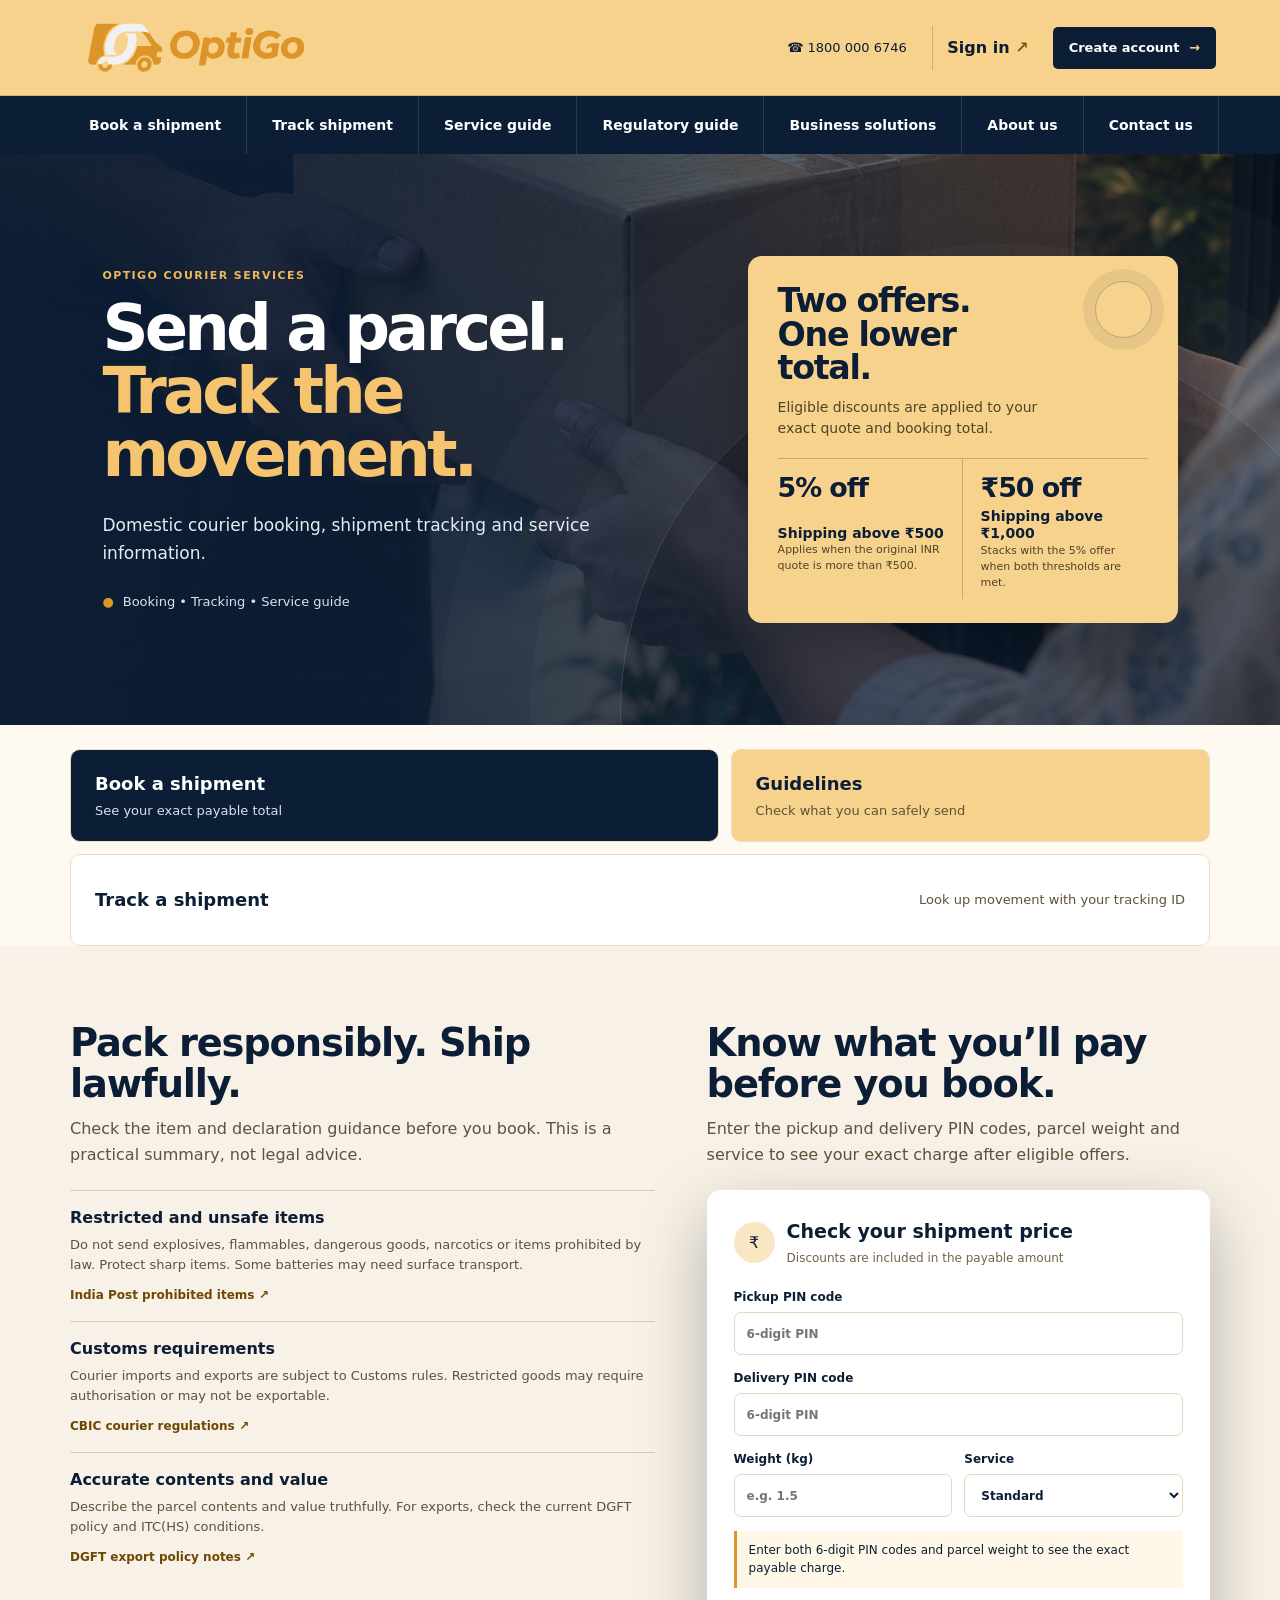
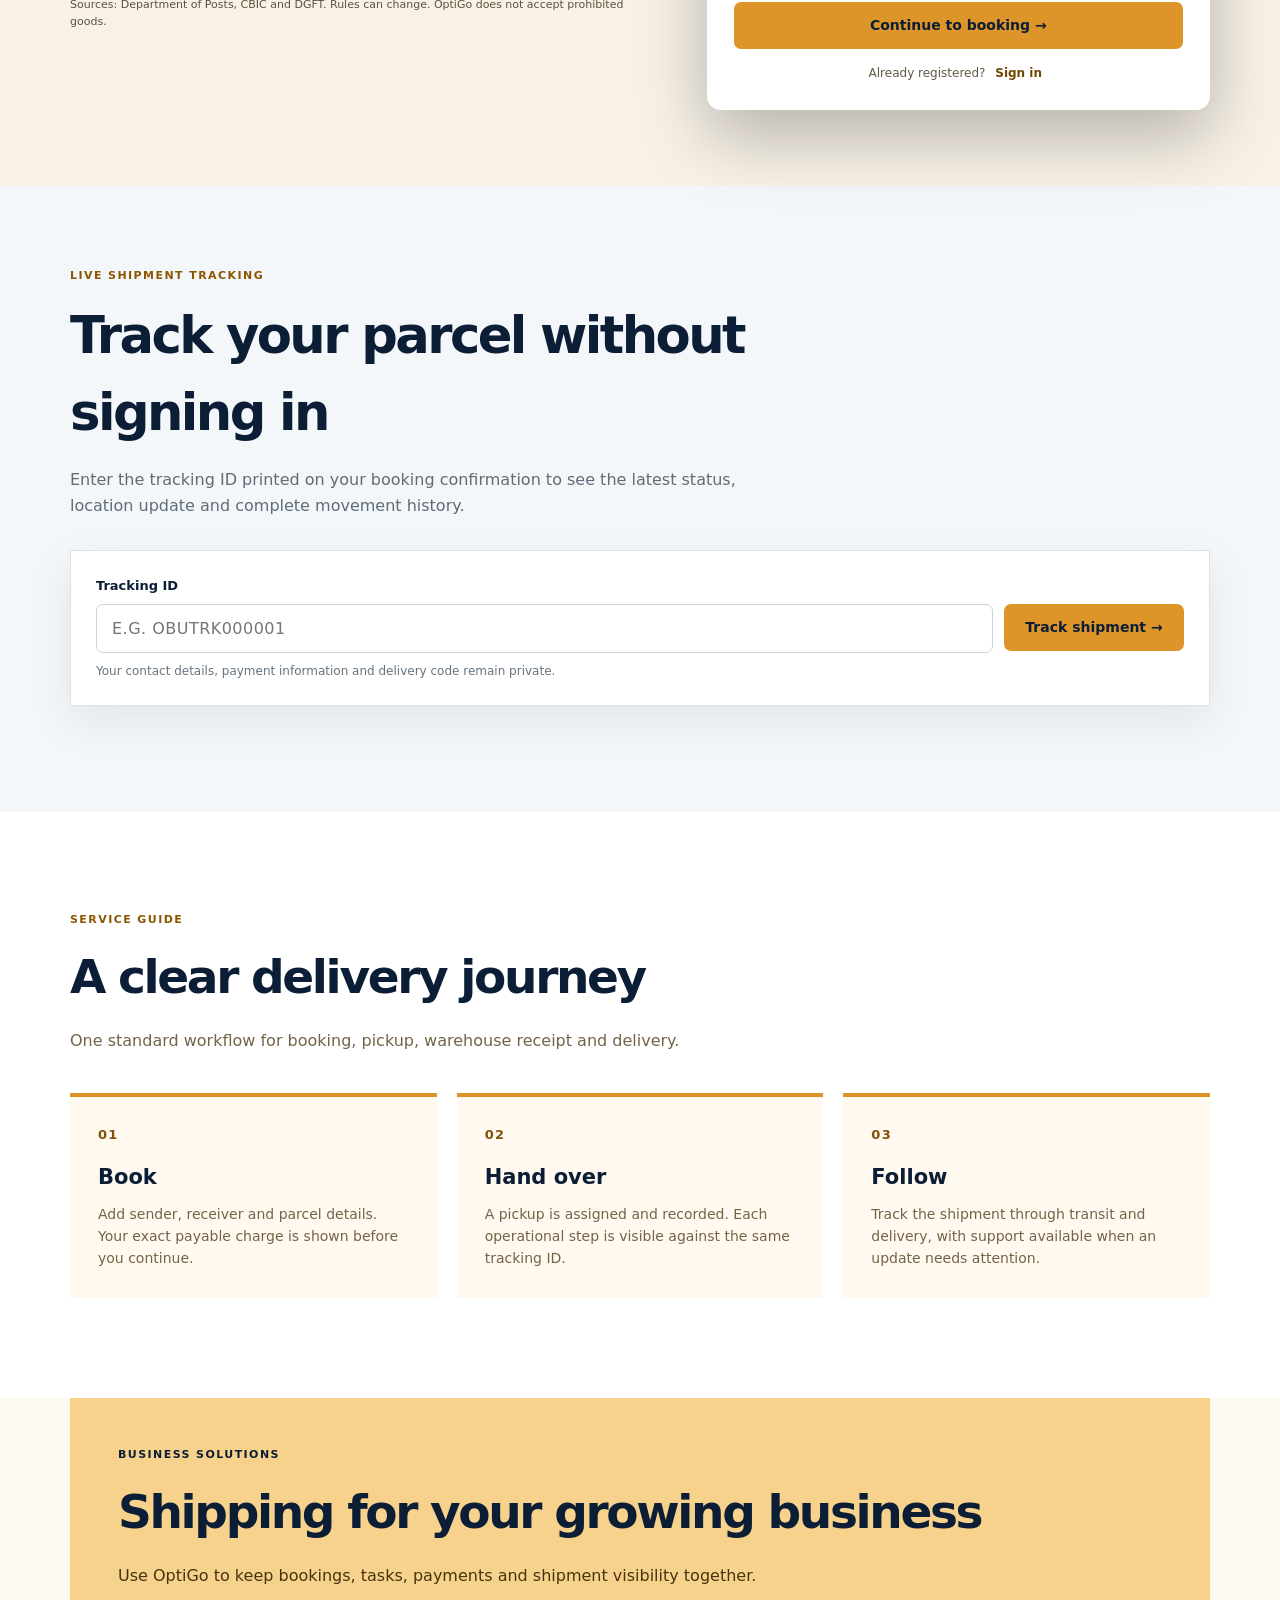
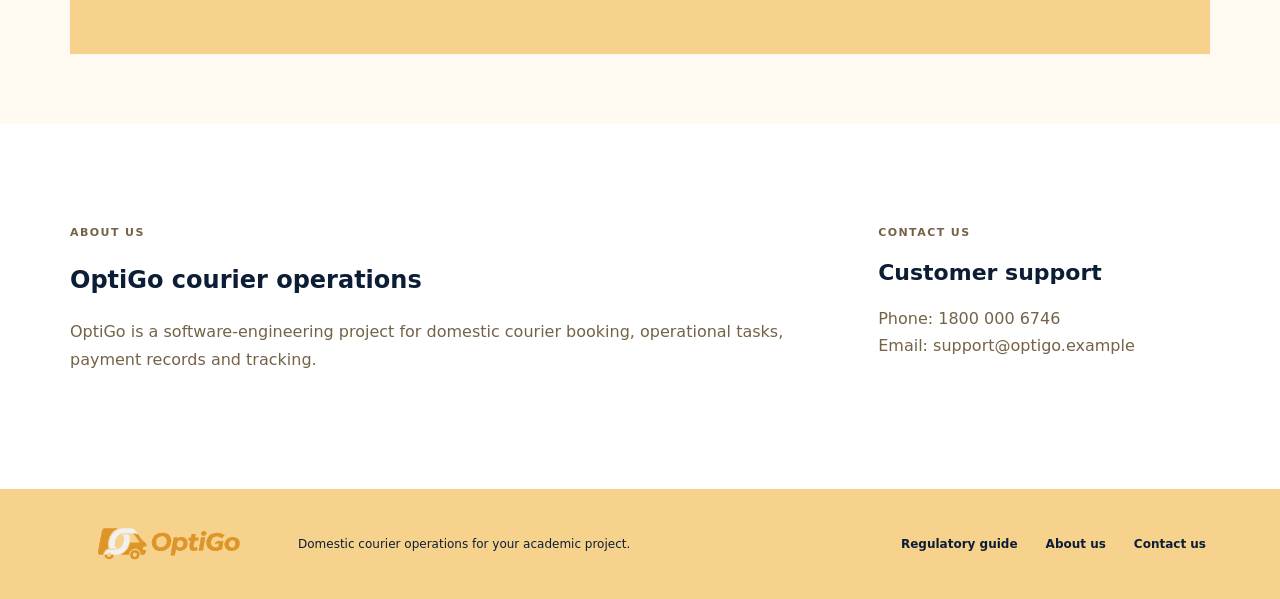
<file: frontend/index.html>
<!doctype html>
<html lang="en">
<head>
  <meta charset="utf-8">
  <meta name="viewport" content="width=device-width, initial-scale=1">
  <meta name="description" content="OptiGo courier tracking and operations workspace">
  <title>OptiGo | Courier Operations</title>
  <link rel="icon" href="assets/OptiGo_Header_Logo.png" type="image/png">
  <link rel="preload" as="image" href="assets/hero-parcel-delivery.png" fetchpriority="high">
  <link rel="stylesheet" href="css/app.css?v=signed-in-header-actions-20261003-1">
</head>
<body>
  <div id="toast" class="toast" role="status" aria-live="polite"></div>

  <section id="landing-shell" class="landing-shell">
    <header class="landing-header">
      <a class="landing-brand" href="#top" aria-label="OptiGo home"><img src="assets/OptiGo_Logo_Smooth.svg?v=soft-white-truck-o-20261003" alt="OptiGo"></a>
      <div class="landing-contact">☎ 1800 000 6746</div>
      <div class="landing-header-actions">
        <button class="landing-signin" type="button" data-landing-action="login">Sign in <span>↗</span></button>
        <button class="landing-create-account" type="button" data-landing-action="register">Create account <span>→</span></button>
      </div>
    </header>
    <nav class="landing-nav" aria-label="Main navigation">
      <a href="#book">Book a shipment</a><a href="#public-tracking">Track shipment</a><a href="#services">Service guide</a><a href="#regulations">Regulatory guide</a><a href="#business">Business solutions</a><a href="#about">About us</a><a href="#contact">Contact us</a>
    </nav>

    <main id="top">
      <section class="landing-hero">
        <div class="hero-copy">
          <p class="landing-kicker">OPTIGO COURIER SERVICES</p>
          <h1>Send a parcel.<br><em>Track the movement.</em></h1>
          <p>Domestic courier booking, shipment tracking and service information.</p>
          <div class="hero-assurance"><span>●</span> Booking • Tracking • Service guide</div>
        </div>
        <div class="hero-promotion">
          <section class="hero-offers" aria-labelledby="offers-title">
            <h2 id="offers-title">Two offers. One lower total.</h2>
            <p class="hero-offers-intro">Eligible discounts are applied to your exact quote and booking total.</p>
            <div class="hero-offer-list">
              <article><strong>5% off</strong><div><h3>Shipping above ₹500</h3><p>Applies when the original INR quote is more than ₹500.</p></div></article>
              <article><strong>₹50 off</strong><div><h3>Shipping above ₹1,000</h3><p>Stacks with the 5% offer when both thresholds are met.</p></div></article>
            </div>
          </section>
        </div>
      </section>

      <section class="quick-links" id="track">
        <button type="button" class="workflow-booking" data-landing-action="booking"><strong>Book a shipment</strong><small>See your exact payable total</small></button>
        <a class="workflow-guidelines" href="#regulations"><strong>Guidelines</strong><small>Check what you can safely send</small></a>
        <button type="button" class="workflow-tracking" data-landing-action="tracking"><strong>Track a shipment</strong><small>Look up movement with your tracking ID</small></button>
      </section>

      <section class="landing-booking-section" id="book" aria-labelledby="booking-section-title">
        <div class="booking-guidelines" id="regulations" aria-labelledby="guidelines-title">
          <h2 id="guidelines-title">Pack responsibly. Ship lawfully.</h2>
          <p class="booking-guidelines-intro">Check the item and declaration guidance before you book. This is a practical summary, not legal advice.</p>
          <article id="prohibited"><h3>Restricted and unsafe items</h3><p>Do not send explosives, flammables, dangerous goods, narcotics or items prohibited by law. Protect sharp items. Some batteries may need surface transport.</p><a href="https://www.indiapost.gov.in/mailproducts/domesticservices/prohibiteditems" target="_blank" rel="noopener">India Post prohibited items ↗</a></article>
          <article id="international"><h3>Customs requirements</h3><p>Courier imports and exports are subject to Customs rules. Restricted goods may require authorisation or may not be exportable.</p><a href="https://courier.cbic.gov.in/regulation.jsp" target="_blank" rel="noopener">CBIC courier regulations ↗</a></article>
          <article id="declaration"><h3>Accurate contents and value</h3><p>Describe the parcel contents and value truthfully. For exports, check the current DGFT policy and ITC(HS) conditions.</p><a href="https://content.dgft.gov.in/Website/General_Note_on_Export_Policy_2025.pdf" target="_blank" rel="noopener">DGFT export policy notes ↗</a></article>
          <p id="sources" class="booking-guidelines-source">Sources: Department of Posts, CBIC and DGFT. Rules can change. OptiGo does not accept prohibited goods.</p>
        </div>
        <div class="booking-price-panel">
          <h2 id="booking-section-title">Know what you’ll pay before you book.</h2>
          <p>Enter the pickup and delivery PIN codes, parcel weight and service to see your exact charge after eligible offers.</p>
          <form id="landing-booking-form" class="landing-book-card" novalidate>
            <div class="card-title"><span class="card-icon" aria-hidden="true">₹</span><div><strong>Check your shipment price</strong><small>Discounts are included in the payable amount</small></div></div>
            <label>Pickup PIN code<input name="sender_postal_code" inputmode="numeric" pattern="[0-9]{6}" maxlength="6" placeholder="6-digit PIN" required></label>
            <label>Delivery PIN code<input name="receiver_postal_code" inputmode="numeric" pattern="[0-9]{6}" maxlength="6" placeholder="6-digit PIN" required></label>
            <div class="landing-field-row"><label>Weight (kg)<input name="weight_kg" type="number" min="0.001" step="0.001" placeholder="e.g. 1.5" required></label><label>Service<select name="delivery_type_code"><option value="STANDARD">Standard</option><option value="EXPRESS">Express</option></select></label></div>
            <div id="landing-price" class="landing-price">Enter both 6-digit PIN codes and parcel weight to see the exact payable charge.</div>
            <button class="landing-primary" type="submit">Continue to booking <span>→</span></button>
            <p>Already registered? <button type="button" class="text-link" data-landing-action="login">Sign in</button></p>
          </form>
        </div>
      </section>

      <section class="public-tracking-section" id="public-tracking">
        <div class="public-tracking-copy">
          <p class="landing-kicker">LIVE SHIPMENT TRACKING</p>
          <h2>Track your parcel without signing in</h2>
          <p>Enter the tracking ID printed on your booking confirmation to see the latest status, location update and complete movement history.</p>
        </div>
        <form id="public-track-form" class="public-track-form">
          <label for="public-track-input">Tracking ID</label>
          <div class="public-track-search">
            <input id="public-track-input" name="tracking_id" autocomplete="off" maxlength="50" placeholder="e.g. OBUTRK000001" required>
            <button class="landing-primary" type="submit">Track shipment <span>→</span></button>
          </div>
          <p>Your contact details, payment information and delivery code remain private.</p>
        </form>
        <div id="public-track-result" class="public-track-result" aria-live="polite"></div>
      </section>

      <section class="landing-section services-section" id="services"><div class="section-intro"><p class="landing-kicker">SERVICE GUIDE</p><h2>A clear delivery journey</h2><p>One standard workflow for booking, pickup, warehouse receipt and delivery.</p></div><div class="service-grid"><article><b>01</b><h3>Book</h3><p>Add sender, receiver and parcel details. Your exact payable charge is shown before you continue.</p></article><article><b>02</b><h3>Hand over</h3><p>A pickup is assigned and recorded. Each operational step is visible against the same tracking ID.</p></article><article><b>03</b><h3>Follow</h3><p>Track the shipment through transit and delivery, with support available when an update needs attention.</p></article></div></section>

      <section class="business-banner" id="business"><div><p class="landing-kicker">BUSINESS SOLUTIONS</p><h2>Shipping for your growing business</h2><p>Use OptiGo to keep bookings, tasks, payments and shipment visibility together.</p></div></section>
      <section class="landing-section about-contact" id="about"><div><p class="landing-kicker">ABOUT US</p><h2>OptiGo courier operations</h2><p>OptiGo is a software-engineering project for domestic courier booking, operational tasks, payment records and tracking.</p></div><div id="contact"><p class="landing-kicker">CONTACT US</p><h3>Customer support</h3><p>Phone: 1800 000 6746<br>Email: support@optigo.example</p></div></section>
    </main>
    <footer class="landing-footer"><a class="landing-footer-brand" href="#top" aria-label="OptiGo home"><img src="assets/OptiGo_Logo_Smooth.svg?v=soft-white-truck-o-20261003" alt="OptiGo"></a><span>Domestic courier operations for your academic project.</span><a href="#regulations">Regulatory guide</a><a href="#about">About us</a><a href="#contact">Contact us</a></footer>
  </section>

  <section id="auth-shell" class="auth-shell hidden" aria-label="OptiGo account access">
    <button class="auth-backdrop" type="button" tabindex="-1" aria-label="Close account access" data-auth-close></button>
    <div class="auth-dialog" role="dialog" aria-modal="true" aria-labelledby="auth-title" aria-describedby="auth-subtitle">
      <button class="auth-close" type="button" aria-label="Close" data-auth-close>×</button>
      <a class="auth-dialog-brand" href="#top" data-auth-close><img src="assets/OptiGo_Logo_Smooth.svg?v=soft-white-truck-o-20261003" alt="OptiGo"></a>
      <div class="auth-tabs" aria-label="Account options">
        <button type="button" data-auth-mode="login" class="active">Sign in</button>
        <button type="button" data-auth-mode="register">Create account</button>
      </div>
      <div class="auth-form-wrap">
        <h2 id="auth-title">Sign in to OptiGo</h2>
        <p class="muted" id="auth-subtitle">Use your email address and password.</p>
        <div id="auth-error" class="auth-error" role="alert" aria-live="assertive"></div>
        <form id="login-form" class="stack-form">
          <label>Email address<input name="email" type="text" autocomplete="username" required placeholder="you@example.com"></label>
          <label>Password<input name="password" type="password" autocomplete="current-password" required minlength="8" placeholder="Enter your password"></label>
          <button class="button primary wide" type="submit">Sign in <span>→</span></button>
          <button class="auth-forgot-link" type="button" data-auth-mode="forgot">Forgot password?</button>
        </form>
        <form id="register-form" class="stack-form hidden">
          <label>Full name<input name="name" required minlength="2" autocomplete="name" placeholder="Your name"></label>
          <label>Email<input name="email" type="email" autocomplete="email" required placeholder="you@example.com"></label>
          <label>Phone<input name="phone" autocomplete="tel" required minlength="7" placeholder="Contact number"></label>
          <label>Password<input name="password" type="password" autocomplete="new-password" required minlength="8" placeholder="At least 8 characters"></label>
          <button class="button primary wide" type="submit">Create account <span>→</span></button>
        </form>
        <form id="forgot-request-form" class="stack-form hidden">
          <label>Email address<input name="email" type="email" autocomplete="email" required placeholder="you@example.com"></label>
          <button class="button primary wide" type="submit">Send reset code <span>→</span></button>
          <button class="auth-forgot-link" type="button" data-auth-mode="login">Back to sign in</button>
        </form>
        <form id="forgot-confirm-form" class="stack-form hidden">
          <label>Email address<input name="email" type="email" autocomplete="email" required placeholder="you@example.com"></label>
          <label>6-digit email code<input name="code" inputmode="numeric" pattern="[0-9]{6}" maxlength="6" autocomplete="one-time-code" required placeholder="Enter the code we emailed you"></label>
          <label>New password<input name="new_password" type="password" autocomplete="new-password" minlength="8" required placeholder="At least 8 characters"></label>
          <button class="button primary wide" type="submit">Update password <span>→</span></button>
          <button class="auth-forgot-link" type="button" data-auth-mode="forgot">Request a new code</button>
        </form>
        <p class="auth-switch" id="auth-switch">New to OptiGo? <button type="button" data-auth-mode="register">Create an account</button></p>
      </div>
    </div>
  </section>

  <section id="app-shell" class="app-shell hidden">
    <header class="customer-header" aria-label="Customer account header">
      <button class="customer-header-brand" type="button" data-view="booking" aria-label="OptiGo customer home"><img src="assets/OptiGo_Logo_Smooth.svg?v=soft-white-truck-o-20261003" alt="OptiGo"></button>
      <div class="customer-header-account"><span class="customer-header-avatar" id="customer-avatar">O</span><span id="customer-header-name">Customer</span><button class="customer-signout" type="button" data-customer-logout>Sign out</button></div>
    </header>
    <aside class="customer-services" id="customer-services" aria-label="User services">
      <h2>User Services</h2>
      <section class="customer-booking-guidance hidden" id="customer-booking-guidance" aria-label="Booking terms and regulations">
        <button class="customer-guidance-back" type="button" data-customer-services-toggle>All services</button>
        <p class="customer-guidance-label">Terms &amp; regulations</p>
        <h2>Pack responsibly. Ship lawfully.</h2>
        <p class="customer-guidance-intro">Check these rules before you confirm your booking.</p>
        <article>
          <h3>Restricted and unsafe items</h3>
          <p>Do not send explosives, flammables, dangerous goods, narcotics or items prohibited by law. Protect sharp items. Some batteries may need surface transport.</p>
          <a href="https://www.indiapost.gov.in/mailproducts/domesticservices/prohibiteditems" target="_blank" rel="noopener">India Post prohibited items ↗</a>
        </article>
        <article>
          <h3>Customs requirements</h3>
          <p>Courier imports and exports are subject to Customs rules. Restricted goods may require authorisation or may not be exportable.</p>
          <a href="https://courier.cbic.gov.in/regulation.jsp" target="_blank" rel="noopener">CBIC courier regulations ↗</a>
        </article>
        <article>
          <h3>Accurate contents and value</h3>
          <p>Describe the parcel contents and value truthfully. For exports, check the current DGFT policy and ITC(HS) conditions.</p>
          <a href="https://content.dgft.gov.in/Website/General_Note_on_Export_Policy_2025.pdf" target="_blank" rel="noopener">DGFT export policy notes ↗</a>
        </article>
        <p class="customer-guidance-source">Sources: Department of Posts, CBIC and DGFT. Rules can change. OptiGo does not accept prohibited goods.</p>
      </section>
      <nav aria-label="User services navigation">
        <button class="customer-service-link" data-view="tracking">Track My Order</button>
        <button class="customer-service-link" data-view="notifications">Notifications</button>
        <button class="customer-service-link" data-view="complaints">Support &amp; complaints</button>
        <button class="customer-service-link" data-view="booking">Book a shipment</button>
        <button class="customer-service-link" data-view="addressbook">AddressBook</button>
        <button class="customer-service-link" data-view="shipments">Booking history</button>
      </nav>
      <div class="customer-service-account"><span id="customer-rail-name">Customer</span><button class="button ghost wide" type="button" data-customer-logout>Sign out</button><button class="button danger wide" type="button" id="customer-delete-account">Delete account</button></div>
    </aside>
    <aside class="sidebar" id="sidebar">
      <div class="sidebar-brand"><img class="brand-logo sidebar-logo" src="assets/OptiGo_Logo_Smooth.svg?v=soft-white-truck-o-20261003" alt="OptiGo logo"></div>
      <div class="nav-label">Workspace</div>
      <nav class="nav-list" id="nav-list">
        <button class="nav-item active" data-view="dashboard"><span class="nav-icon">⌂</span>Overview</button>
        <button class="nav-item" data-view="shipments"><span class="nav-icon">▤</span>Shipments</button>
        <button class="nav-item customer-only" data-view="booking"><span class="nav-icon">＋</span>New booking</button>
        <button class="nav-item customer-only" data-view="payments"><span class="nav-icon">₹</span>Payments</button>
        <button class="nav-item" data-view="tracking"><span class="nav-icon">⌖</span>Track shipment</button>
        <button class="nav-item customer-only" data-view="notifications"><span class="nav-icon">◌</span>Notifications</button>
        <button class="nav-item complaints-nav" data-view="complaints"><span class="nav-icon">?</span>Support & complaints</button>
        <div class="staff-nav hidden" id="staff-nav">
          <div class="nav-label">Operations</div>
          <button class="nav-item" data-view="tasks"><span class="nav-icon">✓</span>My tasks</button>
          <button class="nav-item" data-view="work-history"><span class="nav-icon">◷</span>Working history</button>
          <button class="nav-item manager-only" data-view="operations"><span class="nav-icon">⇄</span>Assignments</button>
          <button class="nav-item manager-only" data-view="route-planner"><span class="nav-icon">⌁</span>Route planner</button>
          <button class="nav-item" data-view="reports"><span class="nav-icon">▥</span>Reports</button>
          <button class="nav-item warehouse-only" data-view="warehouse"><span class="nav-icon">▦</span>Warehouse</button>
          <button class="nav-item finance-only" data-view="finance"><span class="nav-icon">₹</span>Finance</button>
          <button class="nav-item admin-only" data-view="staff"><span class="nav-icon">♙</span>Staff accounts</button>
        </div>
      </nav>
      <div class="sidebar-account-actions">
        <button class="button ghost wide" id="logout-button">Sign out</button>
        <button class="button danger wide" id="delete-account-button">Delete account</button>
      </div>
    </aside>
    <div class="page-wrap">
      <header class="topbar"><button class="menu-button" id="menu-button" aria-label="Open menu">☰</button><div><h1 id="page-title">Overview</h1></div><div class="topbar-actions"><div class="account-chip"><span class="avatar" id="avatar">O</span><span><strong id="account-name">Account</strong><small id="account-role">Customer</small></span></div></div></header>
      <main id="view" class="content"></main>
      <footer class="customer-footer"><span class="customer-footer-brand">OptiGo</span><span>Customer services · Domestic courier operations for your academic project.</span><a href="https://courier.cbic.gov.in/regulation.jsp" target="_blank" rel="noopener">Regulatory guide ↗</a><a href="tel:18000006746">Customer support: 1800 000 6746</a><a href="mailto:support@optigo.example">Contact us</a></footer>
    </div>
    <div id="sidebar-overlay" class="sidebar-overlay"></div>
  </section>
  <div id="logout-modal" class="modal-backdrop hidden" role="dialog" aria-modal="true" aria-labelledby="logout-modal-title">
    <div class="modal-card">
      <h2 id="logout-modal-title">Sign out?</h2>
      <p>Your current OptiGo session will be ended on this device.</p>
      <div class="modal-actions">
        <button type="button" class="button secondary" id="cancel-logout">Cancel</button>
        <button type="button" class="button primary" id="confirm-logout">Sign out</button>
      </div>
    </div>
  </div>
  <div id="delete-account-modal" class="modal-backdrop hidden" role="dialog" aria-modal="true" aria-labelledby="delete-account-modal-title">
    <div class="modal-card">
      <h2 id="delete-account-modal-title">Delete account?</h2>
      <p>Your sign-in access will be permanently disabled. Shipment history will be retained without your active account.</p>
      <div class="modal-actions">
        <button type="button" class="button secondary" id="cancel-delete-account">Cancel</button>
        <button type="button" class="button danger" id="confirm-delete-account">Delete account</button>
      </div>
    </div>
  </div>
  <dialog id="shipment-detail-dialog" class="shipment-detail-dialog" aria-labelledby="shipment-detail-title">
    <div class="shipment-detail-shell">
      <div class="shipment-detail-header"><div><p class="eyebrow">SHIPMENT JOURNEY</p><h2 id="shipment-detail-title">Shipment details</h2></div><button type="button" class="icon-button" id="shipment-detail-close" aria-label="Close shipment details">×</button></div>
      <div id="shipment-detail-content" aria-live="polite"><div class="empty-state">Loading shipment history…</div></div>
    </div>
  </dialog>
  <script src="config.js?v=api-connection-20261001-2"></script>
  <script src="js/india-locations.js?v=f2ade32"></script>
  <script src="js/booking-fields.js?v=customer-address-prefill-20261001-1"></script>
  <script src="js/app.js?v=customer-booking-guidance-20261003-1"></script>
</body>
</html>
</file>
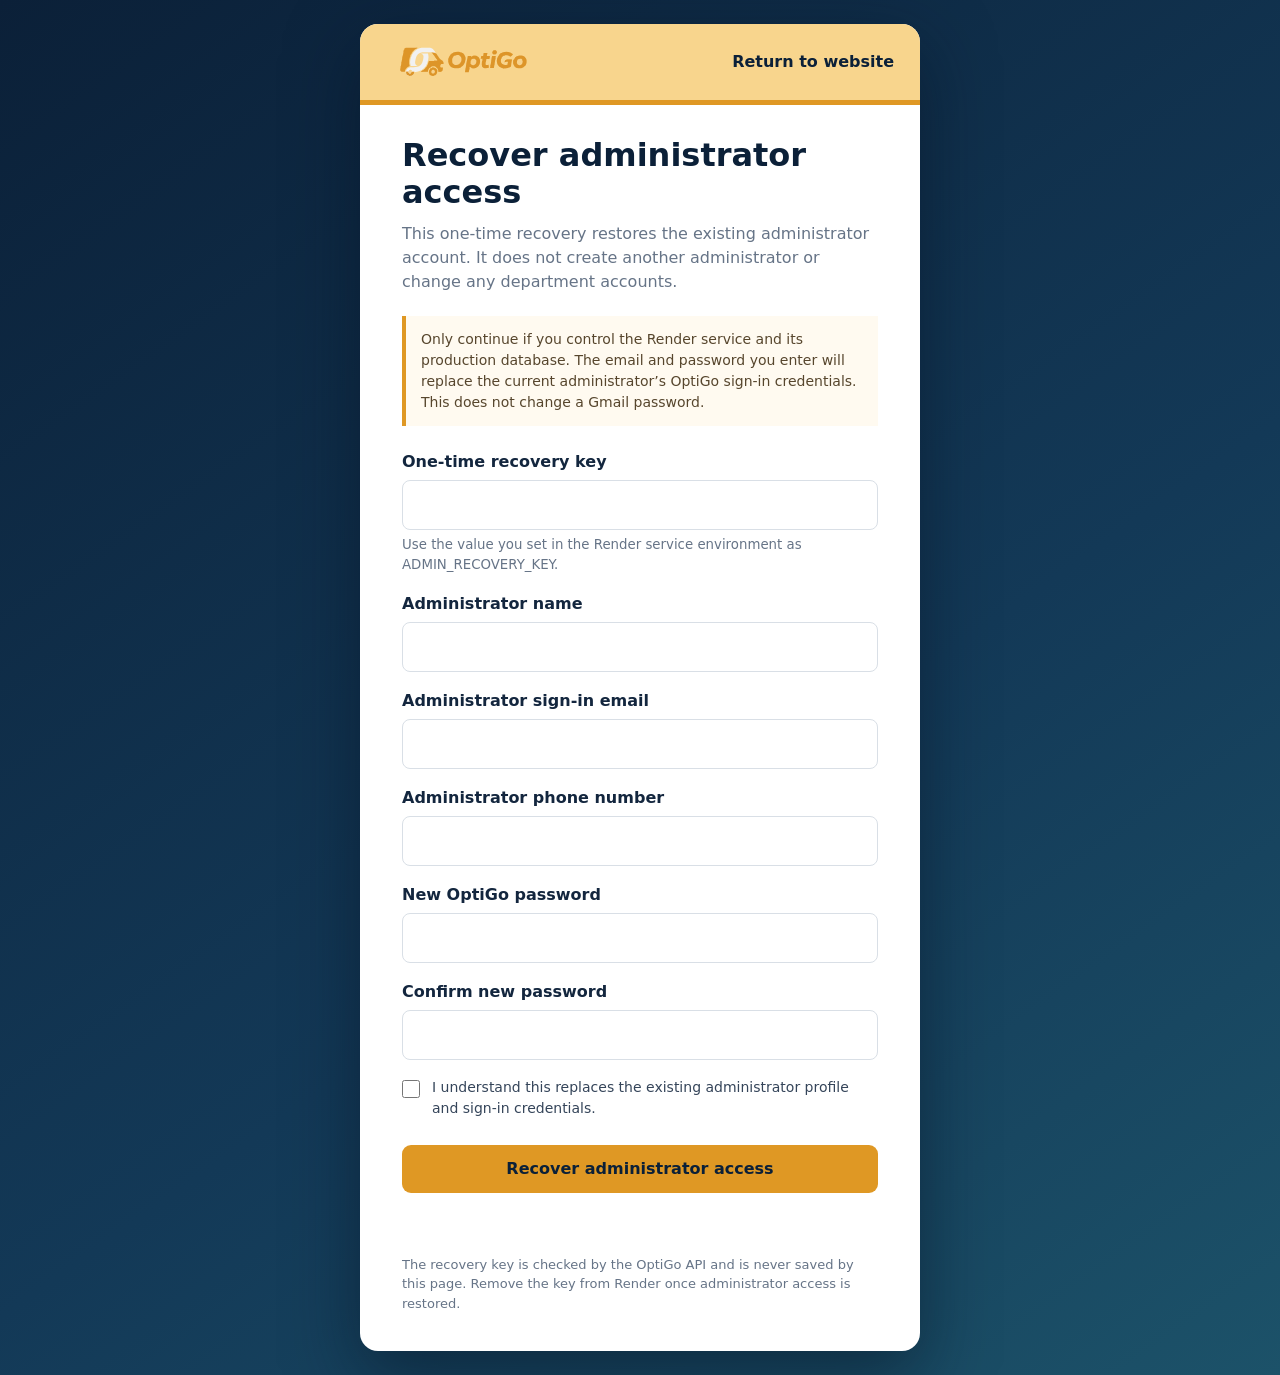
<file: frontend/admin-recovery.html>
<!doctype html>
<html lang="en">
<head>
  <meta charset="utf-8">
  <meta name="viewport" content="width=device-width, initial-scale=1">
  <meta name="robots" content="noindex, nofollow">
  <meta name="referrer" content="no-referrer">
  <title>Administrator recovery | OptiGo</title>
  <style>
    :root{color-scheme:light;--navy:#0b2038;--gold:#df9824;--ink:#13263e;--muted:#667487;--line:#e8dcc7;--paper:#fffaf0}
    *{box-sizing:border-box}body{margin:0;min-height:100vh;background:linear-gradient(145deg,#0b2038 0%,#133957 58%,#1c5269 100%);font:16px/1.5 system-ui,-apple-system,"Segoe UI",sans-serif;color:var(--ink);display:grid;place-items:center;padding:24px}
    main{width:min(100%,560px);background:#fff;border-radius:18px;box-shadow:0 24px 70px #06132388;overflow:hidden}
    header{background:#f8d58d;border-bottom:5px solid var(--gold);padding:18px 26px;display:flex;align-items:center;justify-content:space-between;gap:20px}
    header img{display:block;width:164px;height:auto}header a:last-child{color:var(--navy);font-weight:700;text-decoration:none}
    .content{padding:32px clamp(22px,6vw,42px) 38px}h1{font-size:clamp(25px,5vw,32px);line-height:1.15;margin:0 0 12px;color:var(--navy)}.intro{color:var(--muted);margin:0 0 22px}
    .warning{background:var(--paper);border-left:4px solid var(--gold);padding:13px 15px;margin:0 0 24px;color:#57462d;font-size:14px}
    label{display:block;font-weight:650;margin:17px 0 6px}input{display:block;width:100%;padding:12px 13px;border:1px solid #d9dfe6;border-radius:8px;font:inherit;color:var(--ink);background:#fff}input:focus{outline:3px solid #df982433;border-color:var(--gold)}small{display:block;color:var(--muted);font-weight:400;margin-top:5px}
    .confirm{display:grid;grid-template-columns:20px 1fr;gap:10px;align-items:start;font-weight:450;font-size:14px;color:#35455a}.confirm input{width:18px;height:18px;margin:3px 0 0;accent-color:var(--gold)}
    button{width:100%;border:0;border-radius:9px;background:var(--gold);color:var(--navy);padding:14px 18px;font:inherit;font-weight:750;font-size:16px;line-height:1.2;cursor:pointer;margin-top:20px}button:disabled{opacity:.6;cursor:wait}
    #result{min-height:24px;margin:14px 0 0;font-size:14px;color:#345}#result.error{color:#a12626}#result.success{color:#17643c}.foot{margin:24px 0 0;color:var(--muted);font-size:13px}
    @media(max-width:440px){body{padding:12px}header{padding:15px 18px}header img{width:136px}.content{padding-top:24px}}
  </style>
</head>
<body>
  <main>
    <header>
      <a href="./" aria-label="OptiGo home"><img src="assets/OptiGo_Logo_Smooth.svg?v=soft-white-truck-o-20261003" alt="OptiGo"></a>
      <a href="./">Return to website</a>
    </header>
    <section class="content">
      <h1>Recover administrator access</h1>
      <p class="intro">This one-time recovery restores the existing administrator account. It does not create another administrator or change any department accounts.</p>
      <p class="warning">Only continue if you control the Render service and its production database. The email and password you enter will replace the current administrator’s OptiGo sign-in credentials. This does not change a Gmail password.</p>
      <form id="recovery-form">
        <label for="recovery-key">One-time recovery key</label>
        <input id="recovery-key" name="recovery_key" type="password" minlength="32" maxlength="256" autocomplete="off" required>
        <small>Use the value you set in the Render service environment as ADMIN_RECOVERY_KEY.</small>

        <label for="admin-name">Administrator name</label>
        <input id="admin-name" name="name" type="text" minlength="2" maxlength="120" autocomplete="name" required>

        <label for="admin-email">Administrator sign-in email</label>
        <input id="admin-email" name="email" type="email" maxlength="254" autocomplete="email" required>

        <label for="admin-phone">Administrator phone number</label>
        <input id="admin-phone" name="phone" type="tel" minlength="7" maxlength="30" autocomplete="tel" required>

        <label for="new-password">New OptiGo password</label>
        <input id="new-password" name="password" type="password" minlength="12" maxlength="200" autocomplete="new-password" required>

        <label for="confirm-password">Confirm new password</label>
        <input id="confirm-password" name="confirm_password" type="password" minlength="12" maxlength="200" autocomplete="new-password" required>

        <label class="confirm"><input name="acknowledge" type="checkbox" required><span>I understand this replaces the existing administrator profile and sign-in credentials.</span></label>
        <button id="submit" type="submit">Recover administrator access</button>
        <p id="result" role="status" aria-live="polite"></p>
      </form>
      <p class="foot">The recovery key is checked by the OptiGo API and is never saved by this page. Remove the key from Render once administrator access is restored.</p>
    </section>
  </main>
  <script src="config.js"></script>
  <script>
    const form=document.querySelector("#recovery-form"),result=document.querySelector("#result"),button=document.querySelector("#submit");
    const errorMessage=body=>{
      if(typeof body?.detail==="string")return body.detail;
      if(Array.isArray(body?.detail)){
        return body.detail.map(item=>item?.msg||"Check the recovery form and try again.").join(" ");
      }
      return "Recovery could not be completed. Check the form and try again.";
    };
    form.addEventListener("submit",async event=>{
      event.preventDefault();result.className="";result.textContent="";
      if(location.protocol!=="https:"){result.className="error";result.textContent="For your safety, open this page over HTTPS.";return}
      const data=new FormData(form),password=data.get("password");
      if(password!==data.get("confirm_password")){result.className="error";result.textContent="The passwords do not match.";return}
      button.disabled=true;button.textContent="Recovering…";
      try{
        const response=await fetch(`${window.OPTIGO_API_BASE}/api/admin/recovery`,{method:"POST",headers:{"Content-Type":"application/json"},body:JSON.stringify({recovery_key:data.get("recovery_key"),name:data.get("name"),email:data.get("email"),phone:data.get("phone"),password})});
        const body=await response.json().catch(()=>({}));
        if(!response.ok)throw new Error(errorMessage(body));
        result.className="success";result.textContent=`Administrator access recovered for ${body.email}. OptiGo user ID: ${body.user_id}. Sign in from the website with the new email and password.`;
        form.reset();
      }catch(error){result.className="error";result.textContent=error.message||"Recovery could not be completed. Check your Render deployment and try again."}
      finally{button.disabled=false;button.textContent="Recover administrator access"}
    });
  </script>
</body>
</html>
</file>
<file: frontend/css/app.css>
:root{--primary:#034365;--primary-hover:#02354F;--success:#6AB073;--accent:#E58A3A;--attention:#D5A327;--failed:#8A1A49;--bg:#F5F7F9;--card:#FFF;--text:#1D2935;--muted:#66737E;--border:#DCE3E8;--shadow:0 16px 40px rgba(29,41,53,.07);--sidebar:248px}
*{box-sizing:border-box}html{scroll-behavior:smooth}body{margin:0;background:var(--bg);color:var(--text);font-family:Inter,ui-sans-serif,system-ui,-apple-system,"Segoe UI",sans-serif;line-height:1.5}button,input,select,textarea{font:inherit}button{cursor:pointer}a{color:inherit;text-decoration:none}.hidden{display:none!important}.muted{color:var(--muted)}.eyebrow{margin:0 0 8px;color:var(--primary);font-size:11px;font-weight:800;letter-spacing:.14em}.brand-logo{display:block;object-fit:contain}.auth-logo{width:min(100%,270px);height:auto;border-radius:12px}.mobile-logo{width:170px;height:52px;border-radius:8px}.sidebar-logo{width:92px;height:34px;border-radius:6px}
.auth-shell{min-height:100vh;display:grid;grid-template-columns:1.03fr .97fr}.auth-brand-panel{padding:clamp(42px,8vw,116px);display:flex;flex-direction:column;justify-content:center;background:linear-gradient(145deg,var(--primary) 0%,#07577e 100%);color:white;position:relative;overflow:hidden}.auth-brand-panel:after{content:"";position:absolute;width:420px;height:420px;border:1px solid rgba(255,255,255,.14);border-radius:50%;right:-120px;bottom:-160px;box-shadow:0 0 0 38px rgba(255,255,255,.04),0 0 0 76px rgba(255,255,255,.025)}.auth-brand-panel .auth-logo{margin-bottom:62px}.auth-brand-panel .eyebrow{color:#b9d6e5}.auth-brand-panel h1{max-width:560px;margin:0 0 24px;font-size:clamp(42px,5vw,68px);line-height:1.03;letter-spacing:-.05em}.auth-brand-panel h1 span{color:#bfe4cf}.auth-proof{display:flex;align-items:center;gap:10px;margin-top:42px;color:#d6e8f0;font-size:13px}.proof-dot,.status-dot{width:8px;height:8px;border-radius:50%;display:inline-block;background:var(--success);box-shadow:0 0 0 4px rgba(106,176,115,.16)}.auth-form-panel{display:grid;place-items:center;padding:32px}.auth-form-wrap{width:min(100%,410px)}.auth-form-wrap h2{font-size:32px;line-height:1.1;letter-spacing:-.035em;margin:0 0 10px}.stack-form{display:grid;gap:18px;margin-top:32px}.stack-form label,.field label{display:grid;gap:7px;font-size:13px;font-weight:700;color:var(--text)}input,select,textarea{width:100%;border:1px solid var(--border);border-radius:9px;background:#fff;color:var(--text);padding:12px 13px;outline:0;transition:border .2s,box-shadow .2s}textarea{resize:vertical;min-height:94px}input:focus,select:focus,textarea:focus{border-color:var(--primary);box-shadow:0 0 0 3px rgba(3,67,101,.11)}.button{border:0;border-radius:8px;min-height:43px;padding:0 18px;display:inline-flex;gap:12px;align-items:center;justify-content:center;font-weight:750;transition:.2s ease}.button.primary{background:var(--primary);color:white}.button.primary:hover{background:var(--primary-hover);transform:translateY(-1px)}.button.secondary{background:#edf2f5;color:var(--primary)}.button.ghost{background:transparent;border:1px solid var(--border);color:var(--primary)}.button.danger{background:#f7e8ef;color:var(--failed)}.button.small{min-height:34px;padding:0 12px;font-size:12px}.button.wide{width:100%}.auth-switch{text-align:center;margin-top:24px;color:var(--muted);font-size:13px}.auth-switch button{border:0;background:transparent;color:var(--primary);font-weight:750}.mobile-brand{display:none;align-items:center;gap:10px;margin-bottom:48px;font-weight:800;font-size:19px}
.app-shell{min-height:100vh}.sidebar{position:fixed;inset:0 auto 0 0;width:var(--sidebar);background:#fff;border-right:1px solid var(--border);padding:24px 15px;display:flex;flex-direction:column;z-index:20}.sidebar-brand{display:flex;align-items:center;gap:11px;padding:0 9px;margin-bottom:42px}.sidebar-brand strong{display:block;letter-spacing:.05em;font-size:16px}.sidebar-brand small{display:block;color:var(--muted);font-size:11px;margin-top:1px}.nav-label{color:#9aa5ad;font-size:10px;font-weight:800;letter-spacing:.13em;text-transform:uppercase;padding:0 12px;margin:0 0 9px}.nav-list{display:grid;gap:5px}.nav-item{width:100%;display:flex;align-items:center;gap:12px;border:0;background:transparent;border-radius:8px;color:var(--muted);padding:11px 12px;text-align:left;font-size:13px;font-weight:700}.nav-item:hover{background:#eef5f8;color:var(--primary)}.nav-item.active{background:var(--primary);color:#fff}.nav-icon{width:18px;text-align:center;font-size:17px}.staff-nav{display:grid;gap:5px;margin-top:17px}.sidebar-footer{margin-top:auto;display:flex;align-items:center;gap:9px;color:var(--muted);font-size:11px;padding:10px 12px}.page-wrap{margin-left:var(--sidebar);min-height:100vh}.topbar{height:92px;background:rgba(245,247,249,.9);border-bottom:1px solid var(--border);display:flex;align-items:center;justify-content:space-between;padding:0 clamp(24px,4vw,52px);position:sticky;top:0;z-index:10;backdrop-filter:blur(12px)}.topbar h1{font-size:24px;letter-spacing:-.035em;margin:0}.topbar-actions{display:flex;align-items:center;gap:12px}.account-chip{display:flex;align-items:center;gap:10px}.account-chip strong,.account-chip small{display:block}.account-chip strong{font-size:13px}.account-chip small{font-size:11px;color:var(--muted);margin-top:1px}.avatar{width:34px;height:34px;border-radius:50%;display:grid;place-items:center;background:#d9e9f0;color:var(--primary);font-weight:800;font-size:13px}.icon-button,.menu-button{border:1px solid var(--border);background:#fff;color:var(--primary);width:36px;height:36px;border-radius:8px}.menu-button{display:none}.content{padding:32px clamp(24px,4vw,52px) 56px;max-width:1540px;margin:0 auto}.section-heading{display:flex;align-items:flex-end;justify-content:space-between;gap:20px;margin-bottom:22px}.section-heading h2{margin:0;font-size:25px;letter-spacing:-.04em}.section-heading p{margin:5px 0 0;color:var(--muted);font-size:13px}.metric-grid{display:grid;grid-template-columns:repeat(4,1fr);gap:15px;margin-bottom:25px}.metric-card,.panel,.table-wrap{background:var(--card);border:1px solid var(--border);border-radius:12px;box-shadow:var(--shadow)}.metric-card{padding:19px}.metric-card .label{color:var(--muted);font-size:12px;font-weight:700}.metric-card .value{font-size:30px;font-weight:800;letter-spacing:-.05em;margin:7px 0 4px}.metric-card .hint{font-size:11px;color:var(--muted)}.metric-card.blue{border-top:3px solid var(--primary)}.metric-card.green{border-top:3px solid var(--success)}.metric-card.orange{border-top:3px solid var(--accent)}.metric-card.pink{border-top:3px solid var(--failed)}.grid-2{display:grid;grid-template-columns:1.35fr .65fr;gap:18px}.panel{padding:22px}.panel h3{font-size:16px;margin:0 0 17px;letter-spacing:-.02em}.panel-header{display:flex;justify-content:space-between;align-items:center;margin-bottom:16px}.panel-header h3{margin:0}.table-wrap{overflow:hidden}.data-table{width:100%;border-collapse:collapse;font-size:13px}.data-table th{text-align:left;background:#f8fafb;color:var(--muted);font-size:10px;text-transform:uppercase;letter-spacing:.09em;padding:13px 16px}.data-table td{padding:14px 16px;border-top:1px solid var(--border);vertical-align:middle}.data-table tr:hover td{background:#fcfdfe}.tracking-link{color:var(--primary);font-weight:800}.status-badge{display:inline-flex;align-items:center;padding:5px 9px;border-radius:99px;font-size:10px;font-weight:800;letter-spacing:.04em}.status-delivered{background:#e9f5eb;color:#347a3e}.status-in-transit,.status-out-for-delivery,.status-picked-up{background:#fff0e5;color:#a9530d}.status-booked,.status-confirmed{background:#e8f1f5;color:var(--primary)}.status-delayed,.status-unavailable{background:#fff5d8;color:#87680a}.status-failed,.status-cancelled{background:#f6e8ef;color:var(--failed)}.empty-state{padding:42px 20px;text-align:center;color:var(--muted);font-size:13px}.empty-state strong{display:block;color:var(--text);margin-bottom:5px}.form-grid{display:grid;grid-template-columns:repeat(2,1fr);gap:17px}.form-grid.three{grid-template-columns:repeat(3,1fr)}.field.full{grid-column:1/-1}.form-actions{display:flex;justify-content:flex-end;gap:10px;margin-top:22px}.callout{padding:13px 15px;border-radius:9px;background:#edf4f7;color:var(--primary);font-size:12px;margin-bottom:18px}.result-card{border:1px solid #cce3d0;background:#f1faf2;border-radius:10px;padding:17px;margin-top:18px}.result-card h4{margin:0 0 4px;color:#347a3e}.timeline{display:grid;gap:0}.timeline-item{position:relative;display:grid;grid-template-columns:20px 1fr;gap:12px;padding-bottom:21px}.timeline-item:last-child{padding-bottom:0}.timeline-item:before{content:"";position:absolute;left:9px;top:19px;bottom:0;width:1px;background:var(--border)}.timeline-item:last-child:before{display:none}.timeline-dot{width:19px;height:19px;border-radius:50%;background:var(--primary);border:5px solid #dcecf2;position:relative;z-index:1}.timeline-body strong{font-size:13px}.timeline-body p{margin:3px 0 0;color:var(--muted);font-size:12px}.timeline-body small{color:#8a959d;font-size:10px}.task-list{display:grid;gap:12px}.task-card{border:1px solid var(--border);border-radius:10px;padding:17px;display:flex;justify-content:space-between;gap:15px;align-items:center}.task-card h4{margin:0 0 5px;font-size:14px}.task-card p{margin:0;color:var(--muted);font-size:12px}.task-actions{display:flex;gap:7px;flex-wrap:wrap;justify-content:flex-end}.bar-list{display:grid;gap:13px}.bar-row{display:grid;grid-template-columns:145px 1fr 45px;align-items:center;gap:10px;font-size:12px}.bar-track{height:8px;background:#edf1f3;border-radius:99px;overflow:hidden}.bar-fill{height:100%;background:var(--primary);border-radius:99px}.search-bar{display:flex;gap:10px;margin-bottom:17px}.search-bar input{max-width:340px}.toast{position:fixed;right:24px;top:22px;z-index:100;max-width:380px;background:var(--text);color:#fff;padding:12px 16px;border-radius:8px;font-size:13px;box-shadow:var(--shadow);transform:translateY(-18px);opacity:0;pointer-events:none;transition:.25s}.toast.show{transform:translateY(0);opacity:1}.error-text{color:var(--failed);font-size:12px;margin-top:8px}.sidebar-overlay{display:none}
@media(max-width:980px){:root{--sidebar:224px}.metric-grid{grid-template-columns:repeat(2,1fr)}.grid-2{grid-template-columns:1fr}.form-grid.three{grid-template-columns:repeat(2,1fr)}}@media(max-width:720px){.auth-shell{grid-template-columns:1fr}.auth-brand-panel{display:none}.mobile-brand{display:flex}.auth-form-panel{min-height:100vh;padding:25px}.sidebar{transform:translateX(-100%);transition:.25s}.sidebar.open{transform:translateX(0)}.sidebar-overlay{position:fixed;inset:0;background:rgba(29,41,53,.35);z-index:15}.sidebar-overlay.show{display:block}.page-wrap{margin-left:0}.topbar{height:78px;padding:0 18px}.menu-button{display:block;margin-right:12px}.topbar>div:first-of-type{margin-right:auto}.topbar .eyebrow{display:none}.topbar h1{font-size:20px}.account-chip span:not(.avatar){display:none}.content{padding:23px 17px 45px}.metric-grid{gap:10px}.metric-card{padding:15px}.metric-card .value{font-size:25px}.form-grid,.form-grid.three{grid-template-columns:1fr}.field.full{grid-column:auto}.section-heading{align-items:flex-start;flex-direction:column}.table-wrap{overflow-x:auto}.data-table{min-width:650px}.task-card{align-items:flex-start;flex-direction:column}.task-actions{justify-content:flex-start}.bar-row{grid-template-columns:105px 1fr 32px}}
.notification-list,.complaint-list{display:grid;gap:12px}.notification-card{display:flex;align-items:flex-start;justify-content:space-between;gap:16px;padding:17px 19px;border:1px solid var(--border);border-radius:10px;background:#fff;box-shadow:var(--shadow)}.notification-card.unread{border-left:4px solid var(--primary)}.notification-card strong{font-size:13px;text-transform:capitalize}.notification-card p{margin:5px 0;color:var(--text);font-size:13px}.notification-card small,.complaint-card small{color:var(--muted);font-size:11px}.complaint-card p{color:var(--text);font-size:13px}.complaint-actions{display:flex;gap:8px;margin-top:16px;align-items:center}.complaint-actions select{width:auto;min-width:150px;padding:8px 10px}
.auth-logo{filter:drop-shadow(0 10px 18px rgba(0,35,54,.14));border-radius:0}.mobile-logo,.sidebar-logo{border-radius:0}.auth-error{display:none;margin-top:20px;padding:12px 14px;border:1px solid #e7c7d6;border-radius:9px;background:#fdf0f5;color:var(--failed);font-size:13px;font-weight:650}.auth-error.show{display:block}.eyebrow{display:none}
.auth-error.success{border-color:#b9dfc0;background:#f1faf2;color:#347a3e}
.address-field{position:relative}.address-suggestions{position:absolute;left:0;right:0;top:calc(100% + 3px);z-index:30;background:#fff;border:1px solid var(--border);border-radius:9px;box-shadow:0 14px 30px rgba(29,41,53,.14);overflow:hidden}.address-suggestion{display:block;width:100%;padding:11px 13px;border:0;border-bottom:1px solid var(--border);background:#fff;color:var(--text);text-align:left;font-size:12px}.address-suggestion:last-child{border-bottom:0}.address-suggestion:hover{background:#eef5f8;color:var(--primary)}.address-suggestion small{display:block;margin-top:3px;color:var(--muted);font-size:10px}.address-suggestion-message{padding:11px 13px;color:var(--muted);font-size:12px}
.topbar-actions .button.small{min-height:36px;padding:0 10px;font-size:11px}.sidebar-brand:has(.sidebar-logo:only-child){justify-content:flex-start}.sidebar-account-actions{display:grid;gap:8px;margin-top:auto;padding:14px 9px 0;border-top:1px solid var(--border)}.sidebar-account-actions .button{font-size:12px;min-height:38px}.sidebar-account-actions .button.danger{color:var(--failed)}
.auth-form-panel{position:relative}.auth-panel-logo{position:absolute;top:30px;left:32px}.auth-panel-logo .auth-logo{width:190px;height:auto}.auth-panel-logo + .auth-form-wrap{padding-top:28px}
.auth-panel-logo{display:block}@media(max-width:720px){.auth-panel-logo{display:none}}
.modal-backdrop{position:fixed;inset:0;z-index:200;display:grid;place-items:center;padding:20px;background:rgba(11,35,50,.46);backdrop-filter:blur(4px)}.modal-backdrop.hidden{display:none}.modal-card{width:min(100%,380px);padding:26px;border:1px solid var(--border);border-radius:14px;background:#fff;box-shadow:0 24px 70px rgba(11,35,50,.24)}.modal-card h2{margin:0 0 8px;font-size:22px;letter-spacing:-.03em}.modal-card p{margin:0;color:var(--muted);font-size:13px}.modal-actions{display:flex;justify-content:flex-end;gap:10px;margin-top:24px}.modal-actions .button{min-width:92px}
.assessment-callout{display:flex;justify-content:space-between;gap:12px;align-items:center;padding:12px 14px;border:1px solid #cce3d0;background:#f1faf2;color:#347a3e;border-radius:9px;margin:16px 0;font-size:12px}.assessment-callout strong{text-transform:capitalize}.assessment-callout.delayed{border-color:#e7c7d6;background:#fdf0f5;color:var(--failed)}
.field[hidden]{display:none}.price-summary{display:grid;gap:6px;margin:24px 0 18px;padding:16px 18px;border:1px solid var(--border);border-radius:10px;background:#f6fafc;color:var(--text)}.price-summary>strong{font-size:13px}.price-summary small{display:block;margin-top:4px;color:var(--muted);font-weight:500}.payment-choice{display:flex;flex-wrap:wrap;gap:12px 24px;margin:0 0 20px;padding:16px;border:1px solid var(--border);border-radius:10px}.payment-choice legend{padding:0 6px;font-weight:750}.payment-choice label{display:flex;align-items:center;gap:8px;font-size:13px;font-weight:650}.payment-choice input{width:auto;margin:0}
.cash-confirm{display:flex;align-items:center;gap:8px;font-size:13px;font-weight:650}.cash-confirm input{width:auto}
.workflow-panel{margin-bottom:18px}.workflow-steps{display:grid;grid-template-columns:repeat(3,1fr);gap:12px}.workflow-steps>div{position:relative;display:grid;gap:5px;padding:16px 16px 16px 52px;border:1px solid var(--border);border-radius:10px;background:var(--surface-soft)}.workflow-steps span{position:absolute;left:15px;top:16px;width:25px;height:25px;display:grid;place-items:center;border-radius:50%;background:var(--primary);color:var(--navy);font-size:12px;font-weight:850}.workflow-steps strong{font-size:13px}.workflow-steps small{color:var(--muted);font-size:11px}.warehouse-metrics{grid-template-columns:repeat(2,minmax(0,1fr))}.warehouse-receipt-form{margin-top:22px;padding-top:20px;border-top:1px solid var(--border)}.warehouse-empty{display:grid;justify-items:center;gap:14px;margin-bottom:18px}.warehouse-empty span{max-width:650px}.staff-admin-grid{grid-template-columns:.75fr 1.25fr}.staff-admin-grid .stack-form{margin-top:0}.staff-admin-grid small{color:var(--muted)}
@media(max-width:980px){.workflow-steps{grid-template-columns:1fr}.staff-admin-grid{grid-template-columns:1fr}}

/* Shared navy / sage palette. Geometry, typography and content stay unchanged. */
body:has(#app-shell:not(.hidden)){
  --primary:#31568B;
  --primary-hover:#274675;
  --success:#6F876F;
  --accent:#536E94;
  --attention:#667B59;
  --failed:#963C5A;
  --bg:#DDE9DF;
  --card:#FFFFFF;
  --text:#0B163D;
  --muted:#637188;
  --border:#D6DFEA;
  --shadow:0 16px 40px rgba(11,22,61,.07);
  --navy:#0B163D;
  --sage:#6F876F;
  --sage-hover:#586F59;
  --blue-soft:#DCE5F1;
  --surface-soft:#EAF0F4;
}
body:has(#app-shell:not(.hidden)) .auth-brand-panel{background:linear-gradient(145deg,var(--navy) 0%,var(--primary) 100%)}
body:has(#app-shell:not(.hidden)) .auth-brand-panel .eyebrow,body:has(#app-shell:not(.hidden)) .auth-proof{color:#DCE5F1}
body:has(#app-shell:not(.hidden)) .auth-brand-panel h1 span{color:#DDE9DF}
body:has(#app-shell:not(.hidden)) .proof-dot,body:has(#app-shell:not(.hidden)) .status-dot{box-shadow:0 0 0 4px rgba(111,135,111,.16)}
body:has(#app-shell:not(.hidden)) .auth-logo{filter:drop-shadow(0 10px 18px rgba(11,22,61,.14))}
body:has(#app-shell:not(.hidden)) input:focus,body:has(#app-shell:not(.hidden)) select:focus,body:has(#app-shell:not(.hidden)) textarea:focus{box-shadow:0 0 0 3px rgba(49,86,139,.16)}
body:has(#app-shell:not(.hidden)) input::placeholder,body:has(#app-shell:not(.hidden)) textarea::placeholder{color:var(--muted)}
body:has(#app-shell:not(.hidden)) input[type=checkbox],body:has(#app-shell:not(.hidden)) input[type=radio]{accent-color:var(--sage)}
body:has(#app-shell:not(.hidden)) .button.primary{background:var(--sage)}
body:has(#app-shell:not(.hidden)) .button.primary:hover{background:var(--sage-hover)}
body:has(#app-shell:not(.hidden)) .button.secondary{background:var(--surface-soft);color:var(--navy)}
body:has(#app-shell:not(.hidden)) .button.ghost,body:has(#app-shell:not(.hidden)) .icon-button,body:has(#app-shell:not(.hidden)) .menu-button{color:var(--navy)}
body:has(#app-shell:not(.hidden)) .button.danger{background:#F7E9ED;color:var(--failed)}
body:has(#app-shell:not(.hidden)) .sidebar{background:var(--navy);border-right-color:#253354;color:#FFFFFF}
body:has(#app-shell:not(.hidden)) .sidebar-logo{width:190px;max-width:100%;height:auto;filter:none}
body:has(#app-shell:not(.hidden)) .sidebar-brand small,body:has(#app-shell:not(.hidden)) .sidebar-footer{color:#B6C3D7}
body:has(#app-shell:not(.hidden)) .nav-label{color:#A2B1CA}
body:has(#app-shell:not(.hidden)) .nav-item{color:#B6C3D7}
body:has(#app-shell:not(.hidden)) .nav-item:hover{background:#223B65;color:#FFFFFF}
body:has(#app-shell:not(.hidden)) .nav-item.active{background:var(--primary);color:#FFFFFF}
body:has(#app-shell:not(.hidden)) .sidebar-account-actions{border-top-color:#253354}
body:has(#app-shell:not(.hidden)) .sidebar-account-actions .button.ghost{border-color:#657696;color:#FFFFFF}
body:has(#app-shell:not(.hidden)) .sidebar-account-actions .button.danger{background:#F7E9ED}
body:has(#app-shell:not(.hidden)) .topbar{background:rgba(221,233,223,.9)}
body:has(#app-shell:not(.hidden)) .avatar{background:var(--blue-soft);color:var(--navy)}
body:has(#app-shell:not(.hidden)) .metric-card.blue,body:has(#app-shell:not(.hidden)) .metric-card.pink{background:var(--surface-soft)}
body:has(#app-shell:not(.hidden)) .metric-card.green{background:var(--blue-soft)}
body:has(#app-shell:not(.hidden)) .metric-card.orange{background:var(--card)}
body:has(#app-shell:not(.hidden)) .data-table th{background:var(--surface-soft)}

/* Keep the shared vector wordmark contained so the header-to-navigation edge stays straight. */
.landing-header{height:96px;min-height:96px;overflow:hidden}
.landing-brand{display:flex;align-items:center;align-self:stretch;min-width:0}
.landing-brand img{display:block;width:300px;height:auto;max-height:76px;object-fit:contain;object-position:left center;mix-blend-mode:normal}
.landing-footer img,.signin-brand-logo,.auth-logo,.mobile-logo,.sidebar-logo{object-fit:contain}
@media(max-width:800px){.landing-header{height:76px;min-height:76px}.landing-brand img{width:220px;max-height:58px}}
body:has(#app-shell:not(.hidden)) .data-table tr:hover td{background:#F3F6F9}
body:has(#app-shell:not(.hidden)) .status-delivered{background:#E6EEE5;color:#48644B}
body:has(#app-shell:not(.hidden)) .status-in-transit,body:has(#app-shell:not(.hidden)) .status-out-for-delivery,body:has(#app-shell:not(.hidden)) .status-picked-up{background:var(--blue-soft);color:#274675}
body:has(#app-shell:not(.hidden)) .status-booked,body:has(#app-shell:not(.hidden)) .status-confirmed{background:var(--surface-soft);color:var(--navy)}
body:has(#app-shell:not(.hidden)) .status-delayed,body:has(#app-shell:not(.hidden)) .status-unavailable{background:#EDF0E2;color:#52623C}
body:has(#app-shell:not(.hidden)) .status-failed,body:has(#app-shell:not(.hidden)) .status-cancelled{background:#F7E9ED;color:var(--failed)}
body:has(#app-shell:not(.hidden)) .callout,body:has(#app-shell:not(.hidden)) .price-summary{background:var(--surface-soft);color:var(--navy)}
body:has(#app-shell:not(.hidden)) .result-card,body:has(#app-shell:not(.hidden)) .assessment-callout,body:has(#app-shell:not(.hidden)) .auth-error.success{border-color:#C7D8C8;background:#E6EEE5;color:#48644B}
body:has(#app-shell:not(.hidden)) .result-card h4{color:#48644B}
body:has(#app-shell:not(.hidden)) .timeline-dot{border-color:var(--blue-soft)}
body:has(#app-shell:not(.hidden)) .timeline-body small{color:var(--muted)}
body:has(#app-shell:not(.hidden)) .bar-track{background:var(--surface-soft)}
body:has(#app-shell:not(.hidden)) .address-suggestion:hover{background:var(--surface-soft);color:var(--navy)}
body:has(#app-shell:not(.hidden)) .address-suggestions{box-shadow:0 14px 30px rgba(11,22,61,.14)}
body:has(#app-shell:not(.hidden)) .auth-error,body:has(#app-shell:not(.hidden)) .assessment-callout.delayed{border-color:#E5C9D2;background:#F7E9ED;color:var(--failed)}
body:has(#app-shell:not(.hidden)) .modal-backdrop{background:rgba(11,22,61,.46)}
body:has(#app-shell:not(.hidden)) .modal-card{box-shadow:0 24px 70px rgba(11,22,61,.24)}
@media(max-width:720px){body:has(#app-shell:not(.hidden)) .sidebar-overlay{background:rgba(11,22,61,.35)}}

/* Sign-in only: restrained navy gradient, sage accents and fine fracture lines. */
.signin-brand-logo{display:none}
#auth-shell:has(#login-form:not(.hidden)){background:#DDE9DF;color:#0B163D;--text:#0B163D;--muted:#637188;--border:#D6DFEA;--primary:#31568B;--failed:#963C5A}
#auth-shell:has(#login-form:not(.hidden)) .auth-brand-panel{background:linear-gradient(145deg,#0B163D 0%,#182D4B 65%,#253D53 100%)}
#auth-shell:has(#login-form:not(.hidden)) .auth-brand-panel:after{inset:0;width:auto;height:auto;border:0;border-radius:0;box-shadow:none;background:url('../assets/auth-fractures.svg') center/cover no-repeat;pointer-events:none}
#auth-shell:has(#login-form:not(.hidden)) .signin-brand-logo{display:block;position:absolute;top:38px;left:clamp(32px,5vw,74px);width:230px;max-width:65%;height:auto;z-index:1}
#auth-shell:has(#login-form:not(.hidden)) .auth-brand-panel h1{position:relative;z-index:1}
#auth-shell:has(#login-form:not(.hidden)) .auth-brand-panel h1 span{color:#AFC5B2}
#auth-shell:has(#login-form:not(.hidden)) .auth-panel-logo{display:none}
#auth-shell:has(#login-form:not(.hidden)) .auth-form-panel{background:#DDE9DF}
#auth-shell:has(#login-form:not(.hidden)) .auth-form-wrap{background:#FFFFFF;padding:30px;border:1px solid #D6DFEA;border-radius:14px;box-shadow:0 16px 40px rgba(11,22,61,.07)}
#auth-shell:has(#login-form:not(.hidden)) .button.primary{background:#6F876F}
#auth-shell:has(#login-form:not(.hidden)) .button.primary:hover{background:#586F59}
#auth-shell:has(#login-form:not(.hidden)) .auth-switch button{color:#586F59}
#auth-shell:has(#login-form:not(.hidden)) input:focus{border-color:#6F876F;box-shadow:0 0 0 3px rgba(111,135,111,.16)}
@media(max-width:720px){#auth-shell:has(#login-form:not(.hidden)) .auth-form-wrap{padding:24px}#auth-shell:has(#login-form:not(.hidden)) .mobile-brand{margin-bottom:24px}}

/* Prussian Blue / Harvest Gold production palette. */
:root{--primary:#034365;--primary-hover:#02354F;--success:#27643A;--accent:#DD9529;--attention:#755700;--bg:#FFF9F0;--card:#FFFFFF;--text:#0C1E36;--muted:#746347;--border:#EBDDC5;--shadow:0 16px 40px rgba(12,30,54,.08)}

/* Public landing page: booking-first, responsive and intentionally distinct from staff workspace. */
.landing-shell{min-height:100vh;background:#fffaf1;color:#0c1e36;font-family:Inter,ui-sans-serif,system-ui,sans-serif}.landing-header{height:76px;display:flex;align-items:center;padding:0 clamp(20px,5vw,76px);background:#fff;border-bottom:1px solid #eadcc4;gap:26px}.landing-brand img{display:block;width:168px;height:auto}.landing-contact{margin-left:auto;color:#6b5c43;font-size:13px}.landing-contact strong{margin-left:8px;color:#0c1e36}.landing-signin,.text-link{border:0;background:transparent;color:#0c1e36;font:inherit;font-weight:750;cursor:pointer}.landing-signin{padding:10px 14px;border-left:1px solid #eadcc4}.landing-signin span{color:#dd9529}.landing-nav{display:flex;align-items:stretch;padding:0 clamp(20px,5vw,76px);min-height:58px;background:#0c1e36;overflow:auto}.landing-nav a{display:flex;align-items:center;white-space:nowrap;padding:0 25px;border-right:1px solid rgba(255,255,255,.12);color:#fff;text-decoration:none;font-size:14px;font-weight:650}.landing-nav a:hover{background:#dd9529;color:#0c1e36}.landing-hero{display:grid;grid-template-columns:1.2fr minmax(330px,.8fr);gap:clamp(28px,7vw,110px);min-height:520px;padding:clamp(48px,8vw,110px) clamp(20px,8vw,130px);background:radial-gradient(circle at 12% 12%,rgba(221,149,41,.2),transparent 28%),linear-gradient(115deg,#0c1e36 0%,#132d4c 54%,#1e4b68 100%);position:relative;overflow:hidden}.landing-hero:after{content:"";position:absolute;inset:auto -8% -65% auto;width:760px;height:760px;border:1px solid rgba(255,255,255,.14);border-radius:50%;box-shadow:0 0 0 90px rgba(255,255,255,.025),0 0 0 180px rgba(255,255,255,.02)}.hero-copy{position:relative;z-index:1;max-width:620px;align-self:center;color:#fff}.landing-kicker{margin:0 0 13px;color:#dd9529;font-size:11px;font-weight:850;letter-spacing:.13em}.hero-copy h1{margin:0;font-size:clamp(43px,5vw,76px);line-height:.98;letter-spacing:-.06em}.hero-copy h1 em{font-style:normal;color:#f6c46f}.hero-copy>p:not(.landing-kicker){max-width:510px;margin:25px 0;color:#e5edf4;font-size:17px;line-height:1.65}.hero-assurance{display:flex;gap:9px;align-items:center;font-size:13px;color:#d6e3ee}.hero-assurance span{color:#dd9529}.landing-book-card{position:relative;z-index:2;align-self:center;padding:27px;background:#fff;border-radius:14px;box-shadow:0 25px 70px rgba(0,0,0,.27);display:grid;gap:14px}.card-title{display:flex;gap:12px;align-items:center;margin-bottom:5px}.card-title strong{display:block;font-size:19px}.card-title small{color:#746347;font-size:12px}.card-icon{display:grid;place-items:center;width:41px;height:41px;background:#f9e7c4;border-radius:50%;color:#0c1e36}.landing-book-card label{display:grid;gap:6px;color:#0c1e36;font-size:12px;font-weight:750}.landing-book-card input,.landing-book-card select{height:43px;padding:0 12px;border:1px solid #e6d8bf;border-radius:7px;background:#fff;color:#0c1e36;font:inherit}.landing-book-card input:focus,.landing-book-card select:focus{outline:0;border-color:#dd9529;box-shadow:0 0 0 3px rgba(221,149,41,.16)}.landing-field-row{display:grid;grid-template-columns:1fr 1fr;gap:12px}.landing-primary{height:47px;border:0;border-radius:7px;background:#dd9529;color:#0c1e36;font-size:14px;font-weight:850;cursor:pointer}.landing-primary:hover{background:#f0b75a}.landing-book-card>p{margin:0;text-align:center;color:#746347;font-size:12px}.landing-book-card .text-link{color:#b9791f;font-size:12px}.quick-links{display:grid;grid-template-columns:repeat(3,1fr);margin:-34px auto 0;width:min(1140px,calc(100% - 40px));position:relative;z-index:3;background:#fff;box-shadow:0 13px 35px rgba(12,30,54,.12);border:1px solid #eadcc4}.quick-links>*{display:flex;min-width:0;flex-direction:column;align-items:flex-start;gap:4px;padding:25px 28px;border:0;border-right:1px solid #eadcc4;background:#fff;color:#0c1e36;text-align:left;text-decoration:none;cursor:pointer}.quick-links>*:last-child{border-right:0}.quick-links>*:hover{background:#fff5df}.quick-links span{color:#dd9529;font-size:23px}.quick-links strong{font-size:16px}.quick-links small{color:#746347;font-size:12px}.landing-section{padding:100px max(20px,calc((100vw - 1140px)/2))}.section-intro{max-width:650px}.section-intro h2,.business-banner h2{margin:0;color:#0c1e36;font-size:clamp(30px,4vw,47px);letter-spacing:-.05em}.section-intro>p:not(.landing-kicker),.business-banner p{color:#746347;line-height:1.65}.services-section{background:#fff}.service-grid{display:grid;grid-template-columns:repeat(3,1fr);gap:20px;margin-top:38px}.service-grid article{padding:28px;border-top:4px solid #dd9529;background:#fff9f0}.service-grid b{display:block;color:#b9791f;font-size:13px;letter-spacing:.1em}.service-grid h3{margin:18px 0 9px;font-size:21px}.service-grid p{margin:0;color:#746347;font-size:14px;line-height:1.6}.regulatory-section{background:#f7f1e7}.regulatory-layout{display:grid;grid-template-columns:280px 1fr;gap:34px;margin-top:40px}.regulatory-layout aside{height:max-content;background:#0c1e36;padding:23px}.regulatory-layout aside h3{margin:0 0 14px;color:#f9e7c4;font-size:15px}.regulatory-layout aside a{display:block;padding:12px 0;border-top:1px solid rgba(255,255,255,.16);color:#fff;text-decoration:none;font-size:13px}.regulation-cards{display:grid;grid-template-columns:repeat(3,1fr);gap:14px}.regulation-cards article{padding:23px;background:#fff;border:1px solid #eadcc4}.regulation-cards span{color:#dd9529;font-weight:850}.regulation-cards h3{font-size:18px;line-height:1.2}.regulation-cards p{color:#746347;font-size:13px;line-height:1.6}.regulation-cards a{color:#b9791f;font-size:12px;font-weight:750;text-decoration:none}.source-note{margin:32px 0 0;color:#746347;font-size:12px;line-height:1.55}.business-banner{display:flex;justify-content:space-between;gap:30px;align-items:center;margin:0 auto 82px;padding:48px;width:min(1140px,calc(100% - 40px));background:linear-gradient(100deg,#dd9529,#f0b75a)}.business-banner p{color:#48330e}.business-banner button{flex:0 0 auto;padding:15px 21px;border:1px solid #0c1e36;background:#0c1e36;color:#fff;font-weight:750;cursor:pointer}.landing-footer{display:flex;align-items:center;gap:20px;padding:25px max(20px,calc((100vw - 1140px)/2));background:#0c1e36;color:#d9e5ee;font-size:12px}.landing-footer img{width:120px}.landing-footer a,.landing-footer button{margin-left:auto;border:0;background:transparent;color:#fff;text-decoration:none;font:inherit;cursor:pointer}.landing-footer button{margin-left:0}
@media(max-width:800px){.landing-contact{display:none}.landing-header{height:64px}.landing-brand img{width:140px}.landing-nav{padding:0;min-height:52px}.landing-nav a{padding:0 16px;font-size:12px}.landing-hero{grid-template-columns:1fr;padding:56px 20px 44px}.hero-copy h1{font-size:46px}.landing-book-card{max-width:500px}.quick-links{grid-template-columns:1fr;margin:0;width:100%;box-shadow:none}.quick-links>*{border-right:0;border-bottom:1px solid #eadcc4}.landing-section{padding:65px 20px}.service-grid,.regulation-cards{grid-template-columns:1fr}.regulatory-layout{grid-template-columns:1fr;gap:18px}.business-banner{margin:0;padding:38px 20px;width:100%;align-items:flex-start;flex-direction:column}.landing-footer{flex-wrap:wrap}.landing-footer span{width:100%}.landing-footer a{margin-left:0}.landing-footer button{margin-left:auto}}

.landing-nav,.landing-footer{background:#0c1e36}.landing-primary{background:#dd9529}.business-banner{background:#f7d28c}.business-banner button{background:#0c1e36}.landing-footer img{width:166px;min-width:166px;height:auto}.landing-price{padding:11px 12px;border-left:3px solid #dd9529;background:#fff7e7;color:#0c1e36;font-size:12px;line-height:1.45}.landing-price strong{font-size:16px}.landing-price small{display:block;margin-top:3px;color:#746347}.about-contact{display:grid;grid-template-columns:1.4fr .6fr;gap:34px;background:#fff}.about-contact h3{margin:0;font-size:22px}.about-contact p{color:#746347;line-height:1.7}@media(max-width:800px){.about-contact{grid-template-columns:1fr}.landing-footer img{width:150px;min-width:150px}}
.landing-header{background:#F7D28C}.landing-brand img{width:300px;height:100px;object-fit:contain;mix-blend-mode:normal}.landing-header .landing-contact,.landing-header .landing-contact strong,.landing-header .landing-signin{color:#0C1E36}.landing-header .landing-signin{border-left-color:rgba(12,30,54,.2)}.landing-footer img{width:184px;min-width:184px;height:auto;filter:none}.landing-footer{min-height:88px}
body:has(#app-shell:not(.hidden)){--primary:#034365;--primary-hover:#02354F;--success:#27643A;--accent:#DD9529;--attention:#755700;--bg:#FFF9F0;--card:#FFFFFF;--text:#0C1E36;--muted:#746347;--border:#EBDDC5;--shadow:0 16px 40px rgba(12,30,54,.08);--navy:#0C1E36;--sage:#DD9529;--sage-hover:#B9791F;--blue-soft:#F9EACD;--surface-soft:#FFF7E7}
body:has(#app-shell:not(.hidden)) .sidebar{background:#0C1E36;border-right-color:#263D58}
body:has(#app-shell:not(.hidden)) .sidebar-logo{filter:none}
body:has(#app-shell:not(.hidden)) .sidebar-brand small,body:has(#app-shell:not(.hidden)) .sidebar-footer{color:#C8D6E5}
body:has(#app-shell:not(.hidden)) .nav-label{color:#C8D6E5}
body:has(#app-shell:not(.hidden)) .nav-item{color:#E7EEF5}
body:has(#app-shell:not(.hidden)) .nav-item:hover{background:#172E4B;color:#FFFFFF}
body:has(#app-shell:not(.hidden)) .nav-item.active{background:#DD9529;color:#0C1E36}
.assignment-confirmation{display:grid;gap:5px;margin:0 0 22px;padding:22px 24px;border:1px solid #B9DFC0;border-radius:12px;background:#F1FAF2;color:#27643A}.assignment-confirmation strong{font-size:22px;letter-spacing:-.025em}.assignment-confirmation span{font-size:14px}
.warehouse-confirmation{display:grid;gap:4px;margin:16px 0;padding:16px 18px;border:1px solid #B9DFC0;border-radius:12px;background:#F1FAF2;color:#27643A}.warehouse-confirmation strong{font-size:18px;letter-spacing:-.02em}.warehouse-confirmation span{font-size:13px}
body:has(#app-shell:not(.hidden)) #sidebar[data-role="TRACKING_OFFICER"] [data-view="tracking"]{display:none!important}
body:has(#app-shell:not(.hidden)) .sidebar-account-actions{border-top-color:#263D58}
body:has(#app-shell:not(.hidden)) .sidebar-account-actions .button.ghost{border-color:#D9A354;color:#FFFFFF}
body:has(#app-shell:not(.hidden)) .topbar{background:rgba(255,249,240,.93)}
body:has(#app-shell:not(.hidden)) .metric-card.blue,body:has(#app-shell:not(.hidden)) .metric-card.pink{background:var(--surface-soft)}
body:has(#app-shell:not(.hidden)) .metric-card.green{background:var(--blue-soft)}
body:has(#app-shell:not(.hidden)) .metric-card.orange{background:var(--card)}
body:has(#app-shell:not(.hidden)) .data-table th{background:var(--surface-soft)}
body:has(#app-shell:not(.hidden)) .data-table tr:hover td{background:#FFF9F0}
body:has(#app-shell:not(.hidden)) .status-delivered{background:#E6F3E8;color:#27643A}
body:has(#app-shell:not(.hidden)) .status-in-transit,body:has(#app-shell:not(.hidden)) .status-out-for-delivery,body:has(#app-shell:not(.hidden)) .status-picked-up{background:#EAF1F7;color:#034365}
body:has(#app-shell:not(.hidden)) .status-booked,body:has(#app-shell:not(.hidden)) .status-confirmed{background:var(--surface-soft);color:#0C1E36}
body:has(#app-shell:not(.hidden)) .status-delayed,body:has(#app-shell:not(.hidden)) .status-unavailable{background:#FFF1C6;color:#755700}
body:has(#app-shell:not(.hidden)) .callout,body:has(#app-shell:not(.hidden)) .price-summary{background:var(--surface-soft);color:#0C1E36}
body:has(#app-shell:not(.hidden)) .timeline-dot{border-color:#F9EACD}
body:has(#app-shell:not(.hidden)) .bar-track{background:var(--surface-soft)}
body:has(#app-shell:not(.hidden)) .address-suggestion:hover{background:var(--surface-soft);color:#0C1E36}
body:has(#app-shell:not(.hidden)) .modal-backdrop{background:rgba(12,30,54,.48)}
#auth-shell:has(#login-form:not(.hidden)){background:#FFF9F0;color:#0C1E36;--text:#0C1E36;--muted:#746347;--border:#EBDDC5;--primary:#DD9529;--failed:#963C5A}
#auth-shell:has(#login-form:not(.hidden)) .auth-brand-panel{background:linear-gradient(145deg,#0C1E36 0%,#102943 65%,#173651 100%)}
#auth-shell:has(#login-form:not(.hidden)) .auth-brand-panel h1 span{color:#DD9529}
#auth-shell:has(#login-form:not(.hidden)) .auth-form-panel{background:#FFF9F0}
#auth-shell:has(#login-form:not(.hidden)) .auth-form-wrap{border-color:#EBDDC5;box-shadow:0 16px 40px rgba(12,30,54,.08)}
#auth-shell:has(#login-form:not(.hidden)) .button.primary{background:#DD9529;color:#0C1E36}
#auth-shell:has(#login-form:not(.hidden)) .button.primary:hover{background:#B9791F;color:#FFFFFF}
#auth-shell:has(#login-form:not(.hidden)) .auth-switch button{color:#B9791F}
#auth-shell:has(#login-form:not(.hidden)) input:focus{border-color:#DD9529;box-shadow:0 0 0 3px rgba(221,149,41,.2)}

/* Public booking charge and shipment tracking */
.section-anchor{position:absolute;top:-92px}.landing-book-card:target,.landing-book-card.booking-highlight{outline:4px solid rgba(221,149,41,.38);outline-offset:5px}.public-tracking-section{scroll-margin-top:18px;padding:82px max(20px,calc((100vw - 1140px)/2));background:#f4f7f9}.public-tracking-copy{max-width:720px}.public-tracking-copy h2{margin:0;color:#0c1e36;font-size:clamp(32px,4vw,52px);letter-spacing:-.05em}.public-tracking-copy>p:not(.landing-kicker){color:#5f6c78;line-height:1.65}.public-track-form{display:grid;gap:9px;margin-top:30px;padding:25px;background:#fff;border:1px solid #dce3e8;box-shadow:0 15px 42px rgba(12,30,54,.08)}.public-track-form>label{font-size:13px;font-weight:800;color:#0c1e36}.public-track-form>p{margin:0;color:#66737e;font-size:12px}.public-track-search{display:grid;grid-template-columns:1fr auto;gap:11px}.public-track-search input{height:49px;border:1px solid #cbd5dc;border-radius:7px;padding:0 15px;font-size:16px;letter-spacing:.03em;text-transform:uppercase}.public-track-search input:focus{border-color:#dd9529;box-shadow:0 0 0 3px rgba(221,149,41,.16)}.public-track-search .landing-primary{min-width:180px}.public-track-result{margin-top:24px}.public-track-loading,.public-track-error{display:grid;gap:6px;padding:22px;background:#fff;border-left:4px solid #dd9529;color:#0c1e36}.public-track-error{border-left-color:#8a1a49}.public-track-error span,.public-track-error small{color:#66737e}.public-tracking-grid{display:grid;grid-template-columns:minmax(0,1fr) 280px;gap:20px}.public-tracking-grid .panel{margin:0}.latest-location{display:grid;gap:4px;margin:17px 0;padding:17px;border-radius:9px;background:#edf5f1;border:1px solid #cce1d4}.latest-location strong{font-size:13px;color:#315b42}.latest-location span{font-size:18px;font-weight:800;color:#1d2935}.latest-location small{color:#66737e}.latest-location a{width:max-content;margin-top:5px;color:#034365;font-size:12px;font-weight:800;text-decoration:none}.latest-location.unavailable{background:#f5f7f9;border-color:#dce3e8}.latest-location.unavailable strong{color:#1d2935}.tracking-status-card .timeline{margin-top:22px}.tracking-privacy-card{height:max-content}.landing-price strong{margin-left:3px}
@media(max-width:800px){.public-tracking-section{padding:58px 20px}.public-track-search{grid-template-columns:1fr}.public-track-search .landing-primary{width:100%}.public-tracking-grid{grid-template-columns:1fr}.public-track-form{padding:19px}.section-anchor{top:-70px}}

/* Keyboard and motion preferences remain visible throughout both workspaces. */
:focus-visible{outline:3px solid #034365;outline-offset:3px}
.nav-label,.sidebar-footer,.data-table th,.status-badge,.timeline-body small,.address-suggestion small{font-size:12px}
.landing-nav{scrollbar-width:thin;scrollbar-color:rgba(255,255,255,.45) transparent}
.landing-kicker,.quick-links span,.landing-signin span,.landing-book-card .text-link,.regulation-cards span,.regulation-cards a{color:#8C5600}
.landing-hero .landing-kicker{color:#F0B75A}
.business-banner .landing-kicker{color:#0C1E36}
.service-grid b{color:#82520C}
@media(prefers-reduced-motion:reduce){html{scroll-behavior:auto}*,*::before,*::after{scroll-behavior:auto!important;animation-duration:.01ms!important;animation-iteration-count:1!important;transition-duration:.01ms!important}}

/* Customer accounts continue the public landing-page identity; staff keep the operations shell above. */
#app-shell>.customer-header,#app-shell>.customer-services{display:none}
#app-shell.customer-workspace{min-height:100vh;display:grid;grid-template-columns:270px minmax(0,1fr);grid-template-rows:76px minmax(0,1fr);background:#FFF9F0;color:#0C1E36;--text:#0C1E36;--muted:#665d4d;--border:#EBDDC5;--primary:#034365;--primary-hover:#02354F;--accent:#DD9529;--card:#fff;--surface-soft:#FFF7E7;--shadow:0 12px 32px rgba(12,30,54,.07)}
#app-shell.customer-workspace>.customer-header{grid-column:1/-1;grid-row:1;position:sticky;top:0;z-index:30;display:flex;align-items:center;justify-content:space-between;gap:18px;padding:0 clamp(18px,4vw,46px);background:#F7D28C;border-bottom:1px solid rgba(12,30,54,.17)}
.customer-header-brand{display:flex;align-items:center;width:206px;max-width:42vw;padding:0;border:0;background:transparent;cursor:pointer}
.customer-header-brand img{display:block;width:100%;height:auto;max-height:62px;object-fit:contain}
.customer-header-account{display:flex;align-items:center;gap:11px;color:#0C1E36;font-size:14px;font-weight:700}
.customer-header-avatar{display:grid;place-items:center;width:36px;height:36px;border:1px solid rgba(12,30,54,.2);border-radius:50%;background:rgba(255,255,255,.55);font-size:14px}
.customer-signout{padding:9px 13px;border:1px solid rgba(12,30,54,.32);border-radius:6px;background:transparent;color:#0C1E36;font-size:12px;font-weight:800;cursor:pointer;transition:background .16s ease,color .16s ease}
.customer-signout:hover{background:#0C1E36;color:#fff}
#app-shell.customer-workspace>.customer-services{grid-column:1;grid-row:2;position:sticky;top:76px;align-self:start;display:flex;flex-direction:column;min-height:calc(100vh - 76px);padding:26px 16px 18px;background:#fff;border-right:1px solid #EBDDC5}
.customer-services h2{margin:0 0 15px;padding:0 12px;color:#0C1E36;font-size:19px;letter-spacing:-.02em}
.customer-services nav{display:grid;gap:4px}
.customer-service-link{display:flex;align-items:center;width:100%;min-height:49px;padding:0 13px;border:0;border-bottom:1px solid #EEE5D8;border-radius:5px;background:transparent;color:#3F4C5A;text-align:left;font-size:14px;font-weight:650;cursor:pointer;transition:background .16s ease,color .16s ease}
.customer-service-link:hover{background:#FFF7E7;color:#0C1E36}
.customer-service-link.active{background:#FFF0CE;color:#0C1E36;box-shadow:inset 3px 0 #DD9529;font-weight:800}
.customer-service-account{display:grid;gap:9px;margin-top:auto;padding:20px 8px 0;border-top:1px solid #EBDDC5;color:#665d4d;font-size:12px}
.customer-service-account>.button{min-height:37px;font-size:11px}
.customer-booking-guidance{padding:2px 8px 18px}
.customer-booking-guidance .customer-guidance-back{width:100%;min-height:35px;margin:0 0 20px;border:1px solid #EBDDC5;border-radius:7px;background:#fff;color:#0C1E36;font-size:12px;font-weight:750;text-align:left;padding:0 12px}
.customer-booking-guidance .customer-guidance-back:hover{background:#FFF7E7}
.customer-booking-guidance .customer-guidance-label{margin:0 0 8px;color:#B9791F;font-size:11px;font-weight:800;letter-spacing:.09em;text-transform:uppercase}
.customer-booking-guidance h2{margin:0 0 8px;padding:0;color:#0C1E36;font-size:20px;line-height:1.12;letter-spacing:-.025em}
.customer-guidance-intro{margin:0 0 18px;color:#665d4d;font-size:12px;line-height:1.5}
.customer-booking-guidance article{padding:14px 0;border-top:1px solid #EBDDC5}
.customer-booking-guidance article h3{margin:0 0 6px;color:#0C1E36;font-size:13px;line-height:1.25}
.customer-booking-guidance article p{margin:0;color:#665d4d;font-size:11px;line-height:1.5}
.customer-booking-guidance article a{display:inline-block;margin-top:7px;color:#8D5E13;font-size:11px;font-weight:750;text-decoration:underline;text-underline-offset:3px}
.customer-guidance-source{margin:14px 0 0;color:#665d4d;font-size:10px;line-height:1.45}
#app-shell.customer-workspace>.customer-services.show-booking-guidance{overflow-y:auto;overscroll-behavior-y:contain}
#app-shell.customer-workspace>.customer-services.show-booking-guidance>h2,#app-shell.customer-workspace>.customer-services.show-booking-guidance>nav,#app-shell.customer-workspace>.customer-services.show-booking-guidance>.customer-service-account{display:none}
#app-shell.customer-workspace>.sidebar,#app-shell.customer-workspace>.page-wrap>.topbar,#app-shell.customer-workspace>.sidebar-overlay{display:none!important}

/* Keep long staff navigation usable without tinting the whole sidebar. */
#app-shell:not(.customer-workspace) .sidebar{overflow-y:auto;overscroll-behavior-y:contain;scrollbar-width:thin;scrollbar-color:#D9A354 transparent}
#app-shell:not(.customer-workspace) .sidebar::-webkit-scrollbar-track{background:transparent}
#app-shell:not(.customer-workspace) .sidebar-brand{flex:0 0 auto;align-self:stretch;justify-content:center;min-height:98px;margin:-24px -15px 28px;padding:34px 24px 10px;border-radius:0;background:#0C1E36}
#app-shell:not(.customer-workspace) .sidebar>.nav-label,#app-shell:not(.customer-workspace) .sidebar>.nav-list,#app-shell:not(.customer-workspace) .sidebar>.sidebar-account-actions{flex:0 0 auto}
#app-shell.customer-workspace>.page-wrap{grid-column:2;grid-row:2;display:flex;flex-direction:column;min-width:0;min-height:calc(100vh - 76px);margin:0}
#app-shell:not(.customer-workspace)>.page-wrap>.customer-footer{display:none}
#app-shell.customer-workspace #view.content{width:min(100%,1180px);max-width:1180px;min-height:calc(100vh - 220px);padding:38px clamp(22px,4vw,54px) 44px}
#app-shell.customer-workspace .section-heading h2{color:#0C1E36;letter-spacing:-.025em}
#app-shell.customer-workspace .panel,#app-shell.customer-workspace .metric-card,#app-shell.customer-workspace .table-wrap{box-shadow:0 12px 32px rgba(12,30,54,.055)}
#app-shell.customer-workspace .button.primary{background:#DD9529;color:#0C1E36}
#app-shell.customer-workspace .button.primary:hover{background:#B9791F;color:#fff}
#app-shell.customer-workspace .button.secondary{background:#FFF0CE;color:#0C1E36}
#app-shell.customer-workspace .customer-footer{display:flex;align-items:center;flex-wrap:wrap;gap:12px 24px;margin-top:auto;padding:22px clamp(22px,4vw,54px);border-top:1px solid #EBDDC5;background:#0C1E36;color:#E7EEF5;font-size:12px}
.customer-footer-brand{color:#F0AD3F;font-size:18px;font-weight:850;letter-spacing:-.03em}
.customer-footer>span:nth-child(2){margin-right:auto;color:#D3DFE9}
.customer-footer a{color:#F8D58D;text-underline-offset:3px}
.customer-footer a:hover{color:#fff}
.addressbook-layout{display:grid;grid-template-columns:minmax(280px,.9fr) minmax(0,1.1fr);gap:20px;align-items:start}
.addressbook-layout>.panel{box-shadow:0 12px 32px rgba(12,30,54,.055)}
.addressbook-list{display:grid;gap:10px}
.addressbook-list>h3{margin:2px 0 4px;font-size:16px}
.addressbook-entry{display:flex;align-items:center;justify-content:space-between;gap:14px;padding:17px;border:1px solid #EBDDC5;border-radius:10px;background:#fff}
.addressbook-entry p{margin:5px 0;color:#4F5D6A;font-size:13px;line-height:1.5}
.addressbook-entry small{color:#665d4d}
.staff-password-guidance{max-width:62ch;margin:-5px 0 15px;color:var(--muted);font-size:12px;line-height:1.55}
.staff-password-dialog{width:min(560px,calc(100% - 28px));max-height:min(90vh,620px);margin:auto;padding:26px;border:1px solid #EBDDC5;border-radius:13px;background:#FFFDF8;color:#0C1E36;box-shadow:0 24px 72px rgba(12,30,54,.26)}
.staff-password-dialog::backdrop{background:rgba(12,30,54,.55);backdrop-filter:blur(2px)}
.staff-password-dialog h2{margin:0 32px 8px 0;font-size:22px;letter-spacing:-.025em}
.staff-password-dialog p{font-size:13px;line-height:1.55}
.staff-password-dialog label{display:block;margin:20px 0 7px;font-size:13px;font-weight:750}
.staff-password-warning{margin:16px 0;padding:13px 15px;border-radius:8px;background:#FFF3D9;color:#5D481F}
.staff-password-result{min-height:20px;margin-top:10px;color:#315B42;font-size:12px;line-height:1.5}
.staff-password-result .error-text{display:block;margin:0}
.staff-password-actions{display:flex;align-items:center;flex-wrap:wrap;gap:9px;margin-top:18px}
.staff-password-action-spacer{flex:1 1 auto}
.staff-password-dialog .button{font-size:12px}
@media(max-width:760px){
  #app-shell.customer-workspace{grid-template-columns:minmax(0,1fr);grid-template-rows:66px auto minmax(0,1fr)}
  #app-shell.customer-workspace>.customer-header{grid-row:1;padding:0 15px}
  .customer-header-brand{width:150px}
  .customer-header-account{gap:7px;font-size:12px}
  .customer-header-avatar{width:31px;height:31px}
  .customer-signout{padding:8px 10px}
  #app-shell.customer-workspace>.customer-services{grid-column:1;grid-row:2;position:static;min-height:0;padding:16px 14px 12px;border-right:0;border-bottom:1px solid #EBDDC5}
  .customer-services h2{margin-bottom:10px;font-size:16px}
  .customer-services nav{display:flex;gap:7px;overflow-x:auto;padding:1px 0 7px;scrollbar-width:thin}
  .customer-service-link{flex:0 0 auto;width:auto;min-height:42px;padding:0 12px;border:1px solid #EBDDC5;border-radius:7px;white-space:nowrap;font-size:12px}
  .customer-service-link.active{box-shadow:inset 0 -3px #DD9529}
  .customer-service-account{display:none}
  #app-shell.customer-workspace>.customer-services.show-booking-guidance>h2,#app-shell.customer-workspace>.customer-services.show-booking-guidance>nav{display:initial}
  #app-shell.customer-workspace>.customer-services.show-booking-guidance>.customer-booking-guidance{display:none!important}
  #app-shell.customer-workspace>.page-wrap{grid-column:1;grid-row:3;min-height:calc(100vh - 66px)}
  #app-shell.customer-workspace #view.content{min-height:calc(100vh - 250px);padding:25px 16px 34px}
  #app-shell.customer-workspace .customer-footer{padding:20px 17px;gap:11px 17px}
  .customer-footer>span:nth-child(2){flex-basis:100%;order:2}
  .addressbook-layout{grid-template-columns:1fr}
  .addressbook-entry{align-items:flex-start;flex-direction:column}
  .staff-password-dialog{padding:22px 18px}
  .staff-password-actions{align-items:stretch}
  .staff-password-action-spacer{display:none}
}

/* Landing-page hierarchy: offers first, exact booking quote at the end. */
.landing-header{height:76px;gap:clamp(12px,2vw,26px);background:#F7D28C;border-bottom-color:rgba(12,30,54,.16)}
.landing-brand{flex:0 1 auto;line-height:0}
.landing-brand img{width:min(300px,28vw);height:auto;max-height:68px}
.landing-header-actions{display:flex;align-items:center;gap:10px;margin-left:0}
.landing-header .landing-contact{margin-left:auto}
.landing-header .landing-signin{border-left:1px solid rgba(12,30,54,.2)}

/* Account access stays on the public landing page as a focused dialog. */
#auth-shell.auth-shell{position:fixed;inset:0;z-index:100;display:grid;place-items:center;padding:24px;min-height:100dvh;grid-template-columns:1fr;background:transparent;color:#0C1E36;--text:#0C1E36;--muted:#665d4d;--border:#E6D7BD;--primary:#0C1E36;--primary-hover:#173651;--failed:#963C5A}
#auth-shell.auth-shell.hidden{display:none!important}
#auth-shell:has(#login-form:not(.hidden)){background:transparent}
#auth-shell:has(#login-form:not(.hidden)) .auth-form-wrap{width:100%;max-width:440px;padding:0;border:0;border-radius:0;background:transparent;box-shadow:none}
#auth-shell:has(#login-form:not(.hidden)) .button.primary{background:#0C1E36;color:#fff}
#auth-shell:has(#login-form:not(.hidden)) .button.primary:hover{background:#173651;color:#fff}
body:has(#app-shell:not(.hidden)) #landing-shell{display:none}
body:has(#auth-shell:not(.hidden)) #landing-shell{filter:blur(3px);pointer-events:none;user-select:none;transition:filter 180ms ease}
.auth-backdrop{position:absolute;inset:0;width:100%;height:100%;border:0;background:rgba(8,20,35,.62);cursor:default}
.auth-dialog{position:relative;z-index:1;width:min(100%,560px);max-height:min(92dvh,850px);overflow-y:auto;padding:32px clamp(24px,5vw,54px) 38px;background:#FFFDF8;border:1px solid rgba(247,210,140,.75);border-radius:13px;box-shadow:0 28px 90px rgba(5,16,29,.34)}
.auth-dialog-brand{display:block;width:154px;margin:0 auto 18px}
.auth-dialog-brand img{display:block;width:100%;height:auto}
.auth-close{position:absolute;top:14px;right:16px;width:38px;height:38px;border:1px solid #E6D7BD;border-radius:50%;background:#fff;color:#0C1E36;font-size:25px;line-height:1}
.auth-close:hover{background:#FFF2D8}
.auth-tabs{display:grid;grid-template-columns:1fr 1fr;background:linear-gradient(#E6D7BD,#E6D7BD) bottom/100% 1px no-repeat;margin:0 0 26px}
.auth-tabs button{min-height:49px;border:0;background:transparent;color:#665d4d;font-weight:750}
.auth-tabs button.active{box-shadow:inset 0 -3px #DD9529;color:#0C1E36}
.auth-form-wrap{width:100%;max-width:440px;margin:0 auto}
.auth-form-wrap h2{margin:0 0 8px;font-size:clamp(25px,4vw,31px);line-height:1.15;letter-spacing:-.025em}
.auth-form-wrap>.muted{margin:0;font-size:14px;line-height:1.55}
#auth-shell .stack-form{gap:15px;margin-top:22px}
#auth-shell .stack-form label{gap:7px;color:#0C1E36;font-size:13px;font-weight:750}
#auth-shell .stack-form input{height:48px;border:1px solid #D8C9AE;border-radius:5px;background:#fff;color:#0C1E36;padding:0 13px;font-size:15px}
#auth-shell .stack-form input::placeholder{color:#746B5C;opacity:1}
#auth-shell .stack-form input:focus{border-color:#C47D17;box-shadow:0 0 0 3px rgba(221,149,41,.2)}
#auth-shell .button.primary{min-height:50px;border-radius:5px;background:#0C1E36;color:#fff;font-size:15px}
#auth-shell .button.primary:hover{background:#173651}
#auth-shell .auth-forgot-link{justify-self:start;padding:3px 0;border:0;background:transparent;color:#80520B;font-size:13px;font-weight:750;text-decoration:underline;text-underline-offset:3px}
#auth-shell .auth-switch{margin:22px 0 0;color:#665d4d}
#auth-shell .auth-switch button{color:#80520B}
#auth-shell .auth-error{margin-top:16px}
@media(max-width:560px){#auth-shell.auth-shell{padding:12px;align-items:center}.auth-dialog{max-height:94dvh;padding:28px 22px 30px;border-radius:10px}.auth-dialog-brand{width:132px;margin-bottom:12px}.auth-tabs{margin-bottom:21px}.auth-form-wrap h2{font-size:25px}}
@media(prefers-reduced-motion:reduce){#auth-shell *,#auth-shell *::before,#auth-shell *::after{scroll-behavior:auto;transition:none!important}}
@media(prefers-reduced-motion:reduce){body:has(#auth-shell:not(.hidden)) #landing-shell{transition:none}}
.landing-create-account{min-height:42px;padding:0 16px;border:0;border-radius:5px;background:#0C1E36;color:#fff;font:inherit;font-size:13px;font-weight:800;white-space:nowrap;cursor:pointer}
.landing-create-account:hover{background:#173651}
.landing-create-account span{margin-left:5px;color:#F7D28C}
.landing-hero{grid-template-columns:minmax(0,1.05fr) minmax(340px,.8fr);align-items:center}
.hero-offers{position:relative;z-index:1;padding:clamp(24px,3vw,38px);border:1px solid rgba(247,210,140,.35);border-radius:12px;background:rgba(12,30,54,.55);color:#fff}
.hero-offers h2{margin:0;font-size:clamp(25px,2.5vw,34px);line-height:1.1;letter-spacing:-.03em}
.hero-offers-intro{margin:12px 0 20px;color:#D6E3EE;font-size:14px;line-height:1.55}
.hero-offer-list{display:grid;gap:0}
.hero-offer-list article{display:grid;grid-template-columns:68px 1fr;gap:12px;padding:15px 0;border-top:1px solid rgba(255,255,255,.16)}
.hero-offer-list article>span{align-self:start;padding-top:3px;color:#F6C46F;font-size:9px;font-weight:850;letter-spacing:.1em}
.hero-offer-list h3{margin:0 0 4px;color:#fff;font-size:15px}
.hero-offer-list p{margin:0;color:#D6E3EE;font-size:12px;line-height:1.5}
.landing-booking-section{display:grid;grid-template-columns:minmax(0,1fr) minmax(360px,.8fr);align-items:center;gap:clamp(32px,7vw,100px);padding:clamp(62px,8vw,100px) max(20px,calc((100vw - 1140px)/2));background:#F7F1E7;scroll-margin-top:20px}
.booking-section-intro{max-width:560px}
.booking-section-intro h2{margin:0;color:#0C1E36;font-size:clamp(32px,4vw,50px);line-height:1.04;letter-spacing:-.05em}
.booking-section-intro>p:last-child{max-width:480px;color:#746347;line-height:1.7}
.landing-book-card{width:100%;box-sizing:border-box;align-self:center}
.landing-book-card:target,.landing-book-card.booking-highlight{outline:0}
.landing-booking-section:target .landing-book-card,.landing-book-card.booking-highlight{box-shadow:0 0 0 4px rgba(221,149,41,.32),0 20px 55px rgba(12,30,54,.17)}
.landing-footer{background:#F7D28C;color:#0C1E36}
.landing-footer-brand{display:inline-flex;align-items:center;flex:0 0 auto;margin:0;padding:8px 12px;border-radius:7px;background:#0C1E36;line-height:0}
.landing-footer-brand img{display:block;width:184px;height:auto;filter:none}
.landing-footer>span{flex:1 1 240px;color:#0C1E36}
.landing-footer>a:not(.landing-footer-brand){margin:0;padding:8px 4px;color:#0C1E36;font-weight:700}
.landing-footer>a:not(.landing-footer-brand):hover{text-decoration:underline;text-underline-offset:4px}
.business-banner{margin-bottom:70px}
@media(max-width:800px){
  .landing-header{height:64px;padding:0 16px;gap:12px}
  .landing-brand img{width:clamp(125px,32vw,180px);max-height:54px}
  .landing-header-actions{gap:5px}
  .landing-header .landing-signin{padding:9px 8px;border:0;font-size:13px}
  .landing-create-account{min-height:38px;padding:0 10px;font-size:12px}
  .landing-hero{grid-template-columns:1fr;gap:28px}
  .hero-offers{max-width:560px}
  .landing-booking-section{grid-template-columns:1fr;gap:26px;padding:62px 20px}
  .landing-book-card{max-width:560px}
  .landing-footer{gap:12px;padding:24px 20px}
  .landing-footer-brand{margin-right:0}
  .landing-footer>span{flex-basis:100%}
}
@media(max-width:380px){
  .landing-header{padding:0 10px;gap:6px}
  .landing-brand img{width:116px}
  .landing-create-account{padding:0 8px;font-size:11px}
  .landing-header .landing-signin{font-size:12px}
}

/* The first decision is booking or guidance; public tracking follows beneath. */
.hero-offer-list article{grid-template-columns:92px 1fr}
.hero-offer-list article>strong{align-self:start;padding-top:1px;color:#F6C46F;font-size:20px;line-height:1.1;letter-spacing:-.03em}

/* A single elevated offer panel gives the promotion a clear moment in the hero. */
.landing-hero{grid-template-columns:minmax(0,1fr) minmax(0,1fr);gap:clamp(32px,5vw,84px);background:linear-gradient(90deg,rgba(12,30,54,.94) 0%,rgba(12,30,54,.8) 43%,rgba(12,30,54,.42) 100%),linear-gradient(0deg,rgba(12,30,54,.34),rgba(12,30,54,.08)),url("../assets/hero-parcel-delivery.png") center 52%/cover no-repeat}.hero-promotion{position:relative;z-index:1;display:block;align-self:center}.hero-offers{position:relative;z-index:1;justify-self:end;width:min(100%,430px);margin-left:auto;padding:28px 30px 24px;border:0;border-radius:14px;background:#F7D28C;color:#0C1E36;box-shadow:0 22px 48px rgba(0,0,0,.24);isolation:isolate}
.hero-offers::before{content:"";position:absolute;z-index:-1;right:26px;top:25px;width:55px;height:55px;border:1px solid rgba(12,30,54,.25);border-radius:50%;box-shadow:0 0 0 12px rgba(12,30,54,.07)}
.hero-offers h2{max-width:10ch;color:#0C1E36;font-size:clamp(29px,2.6vw,38px);line-height:1;letter-spacing:-.04em}
.hero-offers-intro{max-width:31ch;margin:13px 0 19px;color:#514326;font-size:14px;line-height:1.5}
.hero-offer-list{grid-template-columns:1fr 1fr;gap:0;border-top:1px solid rgba(12,30,54,.22)}
.hero-offer-list article{grid-template-columns:1fr;gap:5px;min-height:102px;padding:14px 14px 8px 0;border:0;border-right:1px solid rgba(12,30,54,.22)}
.hero-offer-list article+article{padding-left:18px;padding-right:0;border-right:0}
.hero-offer-list article>strong{padding:0;color:#0C1E36;font-size:clamp(23px,2.1vw,30px);letter-spacing:-.04em}
.hero-offer-list h3{margin:0;color:#0C1E36;font-size:14px;line-height:1.25}
.hero-offer-list p{margin:0;color:#514326;font-size:11px;line-height:1.45}
@media(max-width:800px){.landing-hero{grid-template-columns:1fr;gap:28px;background-position:center}.hero-promotion{display:block}.hero-offers{justify-self:start;width:100%;max-width:560px;margin:0;transform:none}.hero-offers h2{max-width:12ch}.hero-offer-list article{min-height:0}}

/* Customers keep the public landing identity after sign-in: its header, navigation
   and hero remain above the same customer tools, rather than switching to a second
   dashboard shell. */
body:has(#app-shell.customer-workspace:not(.hidden)) #landing-shell{display:block;min-height:0}
body:has(#app-shell.customer-workspace:not(.hidden)) #landing-shell main>:not(.landing-hero),
body:has(#app-shell.customer-workspace:not(.hidden)) #landing-shell>.landing-footer{display:none}
body:has(#app-shell:not(.hidden)) .landing-header-actions{display:none}
#app-shell.customer-workspace{grid-template-rows:minmax(0,1fr)}
#app-shell.customer-workspace>.customer-header{display:none}
#app-shell.customer-workspace>.customer-services{grid-row:1;top:0;min-height:100%;padding-top:26px}
#app-shell.customer-workspace>.page-wrap{grid-row:1;min-height:100vh}
@media(max-width:760px){
  #app-shell.customer-workspace{grid-template-rows:auto minmax(0,1fr)}
  #app-shell.customer-workspace>.customer-services{grid-column:1;grid-row:1;min-height:0;padding-top:16px}
  #app-shell.customer-workspace>.page-wrap{grid-column:1;grid-row:2;min-height:calc(100vh - 120px)}
}
.quick-links{grid-template-columns:minmax(0,1.15fr) minmax(260px,.85fr);grid-template-areas:"book guidelines" "tracking tracking";gap:12px;width:min(1140px,calc(100% - 40px));margin:0 auto;padding:24px 0 0;border:0;background:transparent;box-shadow:none}
.quick-links>*{min-height:92px;justify-content:center;padding:20px 24px;border:1px solid #EBDDC5;border-radius:10px}
.quick-links>*:last-child{border:1px solid #EBDDC5}
.quick-links>*:hover{transform:translateY(-1px);background:#FFF5DF}
.workflow-booking{grid-area:book;background:#0C1E36;color:#fff}
.workflow-booking:hover{background:#173651;color:#fff}
.workflow-guidelines{grid-area:guidelines;background:#F7D28C;color:#0C1E36}
.workflow-guidelines:hover{background:#F2C66F}
.workflow-tracking{grid-area:tracking;display:flex;flex-direction:row;align-items:center;justify-content:space-between;background:#fff;color:#0C1E36}
.workflow-tracking:hover{background:#F8F2E8}
.quick-links .workflow-booking strong,.quick-links .workflow-guidelines strong,.quick-links .workflow-tracking strong{font-size:18px}
.quick-links .workflow-booking small,.quick-links .workflow-guidelines small,.quick-links .workflow-tracking small{font-size:13px}
.workflow-booking small{color:#D6E3EE}
.workflow-guidelines small,.workflow-tracking small{color:#5F513B}
.landing-booking-section{grid-template-columns:minmax(0,1fr) minmax(360px,.86fr);align-items:start;gap:clamp(26px,4vw,58px);padding:clamp(46px,6vw,76px) max(20px,calc((100vw - 1140px)/2));background:#F7F1E7;scroll-margin-top:20px}
.booking-guidelines h2,.booking-price-panel>h2{margin:0;color:#0C1E36;font-size:clamp(28px,3vw,39px);line-height:1.08;letter-spacing:-.03em}
.booking-guidelines-intro,.booking-price-panel>p{margin:12px 0 22px;color:#5F513B;line-height:1.6}
.booking-guidelines article{padding:15px 0;border-top:1px solid #DCCBAE;scroll-margin-top:20px}
.booking-guidelines article h3{margin:0 0 5px;color:#0C1E36;font-size:16px}
.booking-guidelines article p{margin:0 0 7px;color:#5F513B;font-size:13px;line-height:1.55}
.booking-guidelines article a{color:#704700;font-size:12px;font-weight:750;text-underline-offset:3px}
.booking-guidelines-source{margin:14px 0 0;color:#5F513B;font-size:11px;line-height:1.5;scroll-margin-top:20px}
.booking-price-panel{min-width:0}
.booking-price-panel .landing-book-card{margin-top:19px}
.booking-price-panel .landing-book-card>p{color:#635846}
.booking-price-panel .landing-book-card .text-link{color:#704700}
.landing-price .price-savings{display:block;margin-top:5px;color:#315B42;font-weight:750}
.landing-price .price-subtotal{display:block;margin-top:3px;color:#635846;font-size:11px}
@media(max-width:800px){
  .quick-links{grid-template-columns:1fr;grid-template-areas:"book" "guidelines" "tracking";width:calc(100% - 32px);margin:0 auto;padding-top:18px}
  .quick-links>*{min-height:74px;padding:17px 19px;border-right:1px solid #EBDDC5}
  .workflow-tracking{align-items:flex-start;flex-direction:column;justify-content:center}
  .landing-booking-section{grid-template-columns:1fr;gap:32px;padding:54px 20px}
  .booking-price-panel .landing-book-card{max-width:560px}
}

.finance-truth-note{margin-bottom:18px;border:1px solid #EBDDC5;background:#FFF7E7;color:#0C1E36}
.finance-truth-note strong{display:block;margin-bottom:4px}
.finance-period-form{display:grid;grid-template-columns:repeat(3,minmax(0,1fr)) auto;align-items:end;gap:14px;margin-bottom:18px}
.finance-period-form label,.finance-entry-grid label{display:grid;gap:6px;font-size:12px;font-weight:700}
.finance-period-form input,.finance-entry-grid input,.finance-entry-grid select{width:100%;min-height:42px;padding:9px 11px;border:1px solid var(--border);border-radius:7px;background:#fff;color:var(--text)}
.finance-metrics{margin-bottom:18px}
.finance-metrics .metric-card{min-width:0}
.finance-metrics .value{font-size:clamp(17px,2vw,25px);overflow-wrap:anywhere}
.finance-loss{color:var(--failed)}
.finance-profit{color:#315B42}
.finance-statement-grid,.finance-accounts-grid,.finance-entry-grid{display:grid;grid-template-columns:repeat(2,minmax(0,1fr));gap:18px;margin-bottom:18px}
.finance-statement-lines{display:grid;gap:0}
.finance-statement-lines>div{display:flex;justify-content:space-between;gap:16px;padding:12px 0;border-bottom:1px solid var(--border);font-size:13px}
.finance-statement-lines>div strong{text-align:right;font-variant-numeric:tabular-nums}
.finance-statement-lines .finance-deduction{color:var(--muted)}
.finance-statement-lines .finance-statement-total{margin-top:3px;border-bottom:0;border-top:2px solid #D9A354;color:var(--text);font-weight:800}
.finance-form-note{margin:0 0 16px;font-size:12px;line-height:1.55}
.finance-queue-summary{display:grid;grid-template-columns:repeat(4,minmax(0,1fr));gap:12px}
.finance-queue-summary>div{display:grid;gap:4px;padding:13px 14px;border:1px solid var(--border);border-radius:8px;background:#FFFCF6}
.finance-queue-summary strong{font-size:20px;font-variant-numeric:tabular-nums}
.finance-queue-summary span{color:var(--muted);font-size:11px;line-height:1.45}
.finance-section-tabs{display:flex;gap:8px;overflow-x:auto;margin:0 0 20px;border-bottom:1px solid var(--border);scrollbar-width:thin}
.finance-section-tab{flex:0 0 auto;padding:11px 14px 9px;border:0;border-bottom:2px solid transparent;border-radius:0;background:transparent;color:var(--muted);font-size:13px;font-weight:750;white-space:nowrap}
.finance-section-tab:hover{background:rgba(49,86,139,.05);color:var(--text)}
.finance-section-tab[aria-selected="true"]{border-bottom-color:#D9A354;color:var(--text)}
.finance-section-tab:focus-visible,.finance-queue-accordion summary:focus-visible{outline:3px solid rgba(49,86,139,.28);outline-offset:2px}
.finance-section{display:none}
.finance-section.active{display:block}
.finance-section-intro{margin:0 0 16px}
.finance-section-intro h3{margin:0;font-size:18px;letter-spacing:-.025em}
.finance-section-intro p{margin:4px 0 0;color:var(--muted);font-size:12px}
.finance-section>.panel,.finance-section>.callout,.finance-section>.metric-grid,.finance-section>.finance-balance-grid,.finance-section>.finance-accounts-grid{margin-bottom:18px}
.finance-section .finance-balance-grid{display:grid;grid-template-columns:repeat(2,minmax(0,1fr));gap:18px;align-items:start}
.finance-section .finance-balance-grid.finance-balance-readonly{grid-template-columns:1fr}
.finance-section .finance-balance-grid>.panel{min-width:0}
.finance-section .finance-accounts-grid{margin-top:0}
.finance-queue-panel{padding:0;overflow:hidden}
.finance-queue-accordion>summary{display:flex;align-items:center;justify-content:space-between;gap:14px;padding:17px 20px;cursor:pointer;list-style:none;font-size:14px;font-weight:750}
.finance-queue-accordion>summary::-webkit-details-marker{display:none}
.finance-queue-accordion>summary:after{content:"+";color:var(--muted);font-size:18px;font-weight:500}
.finance-queue-accordion[open]>summary:after{content:"−"}
.finance-queue-count{margin-left:auto;color:var(--muted);font-size:11px;font-weight:650}
.finance-queue-content{padding:0 20px 20px}
.finance-queue-content .finance-form-note{margin-bottom:12px}
.finance-queue-content .empty-state{padding:26px 16px}
.finance-section .finance-entry-grid{margin-bottom:0}
@media(max-width:980px){.finance-metrics{grid-template-columns:repeat(2,minmax(0,1fr))}.finance-queue-summary{grid-template-columns:repeat(2,minmax(0,1fr))}}
@media(max-width:720px){.finance-period-form,.finance-statement-grid,.finance-accounts-grid,.finance-entry-grid,.finance-section .finance-balance-grid{grid-template-columns:1fr}.finance-period-form>.button{width:100%}.finance-queue-summary{grid-template-columns:1fr 1fr}.finance-section-tabs{gap:2px;margin-right:-8px;padding-right:8px}.finance-section-tab{padding-inline:11px}.finance-queue-accordion>summary{padding:15px}.finance-queue-content{padding:0 14px 15px}}

.shipment-detail-dialog{width:min(940px,calc(100% - 28px));max-height:min(92dvh,900px);margin:auto;padding:0;overflow:hidden;border:1px solid #EBDDC5;border-radius:14px;background:#FFFDF8;color:#0C1E36;box-shadow:0 28px 90px rgba(5,16,29,.34)}
.shipment-detail-dialog::backdrop{background:rgba(5,16,29,.64);backdrop-filter:blur(3px)}
.shipment-detail-shell{max-height:min(92dvh,900px);overflow-y:auto;padding:clamp(20px,3vw,32px)}
.shipment-detail-header{display:flex;align-items:flex-start;justify-content:space-between;gap:20px;padding-bottom:20px;border-bottom:1px solid #EBDDC5}
.shipment-detail-header .eyebrow{margin-bottom:4px;color:#A76B14}
.shipment-detail-header h2{margin:0;font-size:clamp(21px,3vw,28px);letter-spacing:-.035em}
.shipment-detail-header>div>p:last-child{margin:5px 0 0;color:#665d4d;font-size:13px}
.shipment-detail-header .icon-button{flex:none}
.shipment-route-card{margin:18px 0;padding:18px;border:1px solid #EBDDC5;border-radius:10px;background:#FFFCF6}
.shipment-route-card h3,.shipment-movements h3,.shipment-warehouse-scans h3{margin:0 0 5px;font-size:15px}
.shipment-route-note{margin:0 0 14px;color:#665d4d;font-size:12px;line-height:1.5}
.shipment-route-stops{display:flex;align-items:stretch;gap:8px;overflow-x:auto;padding:2px 1px 6px}
.shipment-route-stop{min-width:150px;max-width:220px;display:grid;align-content:start;gap:4px;padding:12px;border:1px solid #EBDDC5;border-radius:8px;background:#fff}
.shipment-route-stop small{color:#806b4d;font-size:10px;font-weight:750;text-transform:uppercase;letter-spacing:.06em}
.shipment-route-stop strong{font-size:12px;line-height:1.4}
.shipment-route-stop span{color:#665d4d;font-size:11px}
.shipment-route-arrow{align-self:center;color:#A76B14;font-size:18px}
.shipment-detail-summary{display:flex;align-items:center;flex-wrap:wrap;gap:8px 14px;margin-top:15px;color:#665d4d;font-size:12px}
.shipment-current-stage,.shipment-current-location{margin:18px 0;padding:18px;border:1px solid #EBDDC5;border-radius:10px;background:#FFFCF6}.shipment-current-stage h3,.shipment-current-location h3{margin:0 0 8px;font-size:15px}.shipment-current-stage>div{display:flex;align-items:center;gap:10px;flex-wrap:wrap}.shipment-current-stage p,.shipment-current-location p{margin:0;color:#665d4d;font-size:13px}.shipment-current-location{display:grid;gap:5px;background:#F1FAF2;border-color:#B9DFC0}.shipment-current-location strong{font-size:15px;color:#27643A}.shipment-current-location .shipment-movement-map{width:max-content;margin-top:3px}
.shipment-warehouse-scans{margin:18px 0;padding:18px;border:1px solid var(--border);border-radius:10px;background:#fff}
.shipment-warehouse-scans ol{display:grid;gap:9px;margin:12px 0 0;padding-left:21px}
.shipment-warehouse-scans li{padding-left:4px;font-size:12px}
.shipment-warehouse-scans li small{display:block;color:var(--muted);margin-top:2px}
.shipment-movements{margin-top:20px}
.shipment-movements .timeline{margin-top:16px}
.shipment-movements .timeline-item{grid-template-columns:22px minmax(0,1fr);gap:12px;padding-bottom:17px}
.shipment-movements .timeline-body p{font-size:13px;line-height:1.5;overflow-wrap:anywhere}
.shipment-movements .timeline-body small{font-size:11px}
.shipment-movement-map{display:inline-block;margin-top:5px;color:var(--primary);font-size:11px;font-weight:700;text-decoration:underline;text-underline-offset:3px}
.shipment-lost-notice{margin:16px 0 0;padding:13px 15px;border:1px solid #E8B9C5;border-radius:8px;background:#FFF2F4;color:#782D43;font-size:13px}
.shipment-lost-notice p{margin:4px 0 0;font-size:12px}
.shipment-detail-error{margin:18px 0;padding:16px;border:1px solid #E8B9C5;border-radius:9px;background:#FFF2F4;color:#782D43}
button.link-button{appearance:none;padding:0;border:0;background:transparent;color:var(--primary);font:inherit;font-weight:800;text-align:left;text-decoration:underline;text-underline-offset:3px;cursor:pointer}
button.link-button:hover{color:var(--primary-hover)}
.data-table tr.shipment-click-row{cursor:pointer}
.data-table tr.shipment-click-row:focus-visible{outline:3px solid #034365;outline-offset:-3px}
.shipment-delivery-proof{display:grid;gap:8px;margin:18px 0;padding:17px 19px;border:1px solid #D7E7D8;border-radius:10px;background:#F3F8F1}
.shipment-delivery-proof h3{margin:0;font-size:15px}
.shipment-delivery-proof p{display:flex;align-items:center;flex-wrap:wrap;gap:8px;margin:0;color:#365445;font-size:13px;line-height:1.55}
.shipment-delivery-pending{border-color:#EBDDC5;background:#FFFCF6}
.shipment-delivery-pending p{color:#665d4d}
.shipment-delivery-pending .button{justify-self:start;margin-top:3px}
.notification-card.notification-otp{border-color:#E8D4AD;background:#FFFCF6}
.notification-delivery-code{display:grid;justify-items:start;gap:4px;margin:12px 0;padding:13px 15px;border:1px solid #EBDDC5;border-radius:8px;background:#FFF7E7}
.notification-delivery-code span{color:#665d4d;font-size:11px;font-weight:700}
.notification-delivery-code strong{color:#0C1E36;font-size:25px;letter-spacing:.12em;font-variant-numeric:tabular-nums}
.notification-delivery-code small{max-width:60ch}
.task-owner-note{color:var(--muted);font-size:12px;max-width:220px;text-align:right}
.pickup-metrics{grid-template-columns:repeat(3,minmax(0,1fr));margin-bottom:30px}
.pickup-work-section{margin-top:30px}
.pickup-work-section .section-heading{margin-bottom:14px}
@media(max-width:720px){.pickup-metrics{grid-template-columns:1fr}}
.warehouse-metrics{grid-template-columns:repeat(3,minmax(0,1fr))}
.warehouse-scan-sections{display:grid;grid-template-columns:repeat(2,minmax(0,1fr));gap:18px;margin-bottom:18px}
.warehouse-scan-sections>.panel{margin:0}
@media(max-width:980px){.warehouse-scan-sections{grid-template-columns:1fr}.warehouse-metrics{grid-template-columns:repeat(2,minmax(0,1fr))}}
@media(max-width:560px){.shipment-detail-shell{padding:18px 14px}.shipment-detail-header{gap:10px}.shipment-route-card,.shipment-warehouse-scans{padding:14px}.shipment-route-stop{min-width:132px}.shipment-detail-header h2{font-size:21px}}

/* Delivery confirmations stay with the control that caused them. */
.task-feedback{flex-basis:100%;min-height:18px;font-size:12px;font-weight:700;text-align:right}.task-feedback .is-success{color:#2f7140}.task-feedback .is-error{color:var(--failed)}.task-page-feedback{margin:-7px 0 20px;padding:12px 14px;border:1px solid #bcdcc5;border-radius:10px;background:#f0f8f2;color:#2f7140;font-size:13px;font-weight:700}.delivery-otp-entry{flex-basis:100%;display:grid;gap:6px;margin-top:2px}.delivery-otp-entry label{font-size:12px;font-weight:800;color:var(--text)}.delivery-otp-entry>div{display:flex;gap:7px;justify-content:flex-end}.delivery-otp-entry input{width:132px;min-height:36px;padding:8px 10px;border:1px solid var(--border);border-radius:8px;font:inherit;font-size:13px;letter-spacing:.08em}.delivery-otp-entry input:focus{outline:3px solid rgba(17,92,125,.2);border-color:var(--primary)}
.complaint-thread{display:grid;gap:12px;margin-top:18px}.complaint-conversation{padding-top:14px;border-top:1px solid var(--border)}.complaint-conversation h4{margin:0 0 8px;font-size:14px}.complaint-conversation p,.complaint-team-message{margin:0 0 9px;line-height:1.45}.complaint-conversation small,.complaint-team-message small{display:block;margin-top:3px;color:var(--muted);font-size:12px}.complaint-audience{display:grid;gap:5px;font-size:13px;font-weight:700}.complaint-audience select{max-width:340px}
.complaint-message-form{display:grid;gap:16px;justify-items:start;margin-top:18px}.complaint-message-form .complaint-audience{width:100%}.complaint-message-form textarea{margin:0}
@media(max-width:720px){.task-feedback{text-align:left}.delivery-otp-entry>div{justify-content:flex-start;flex-wrap:wrap}}
</file>
